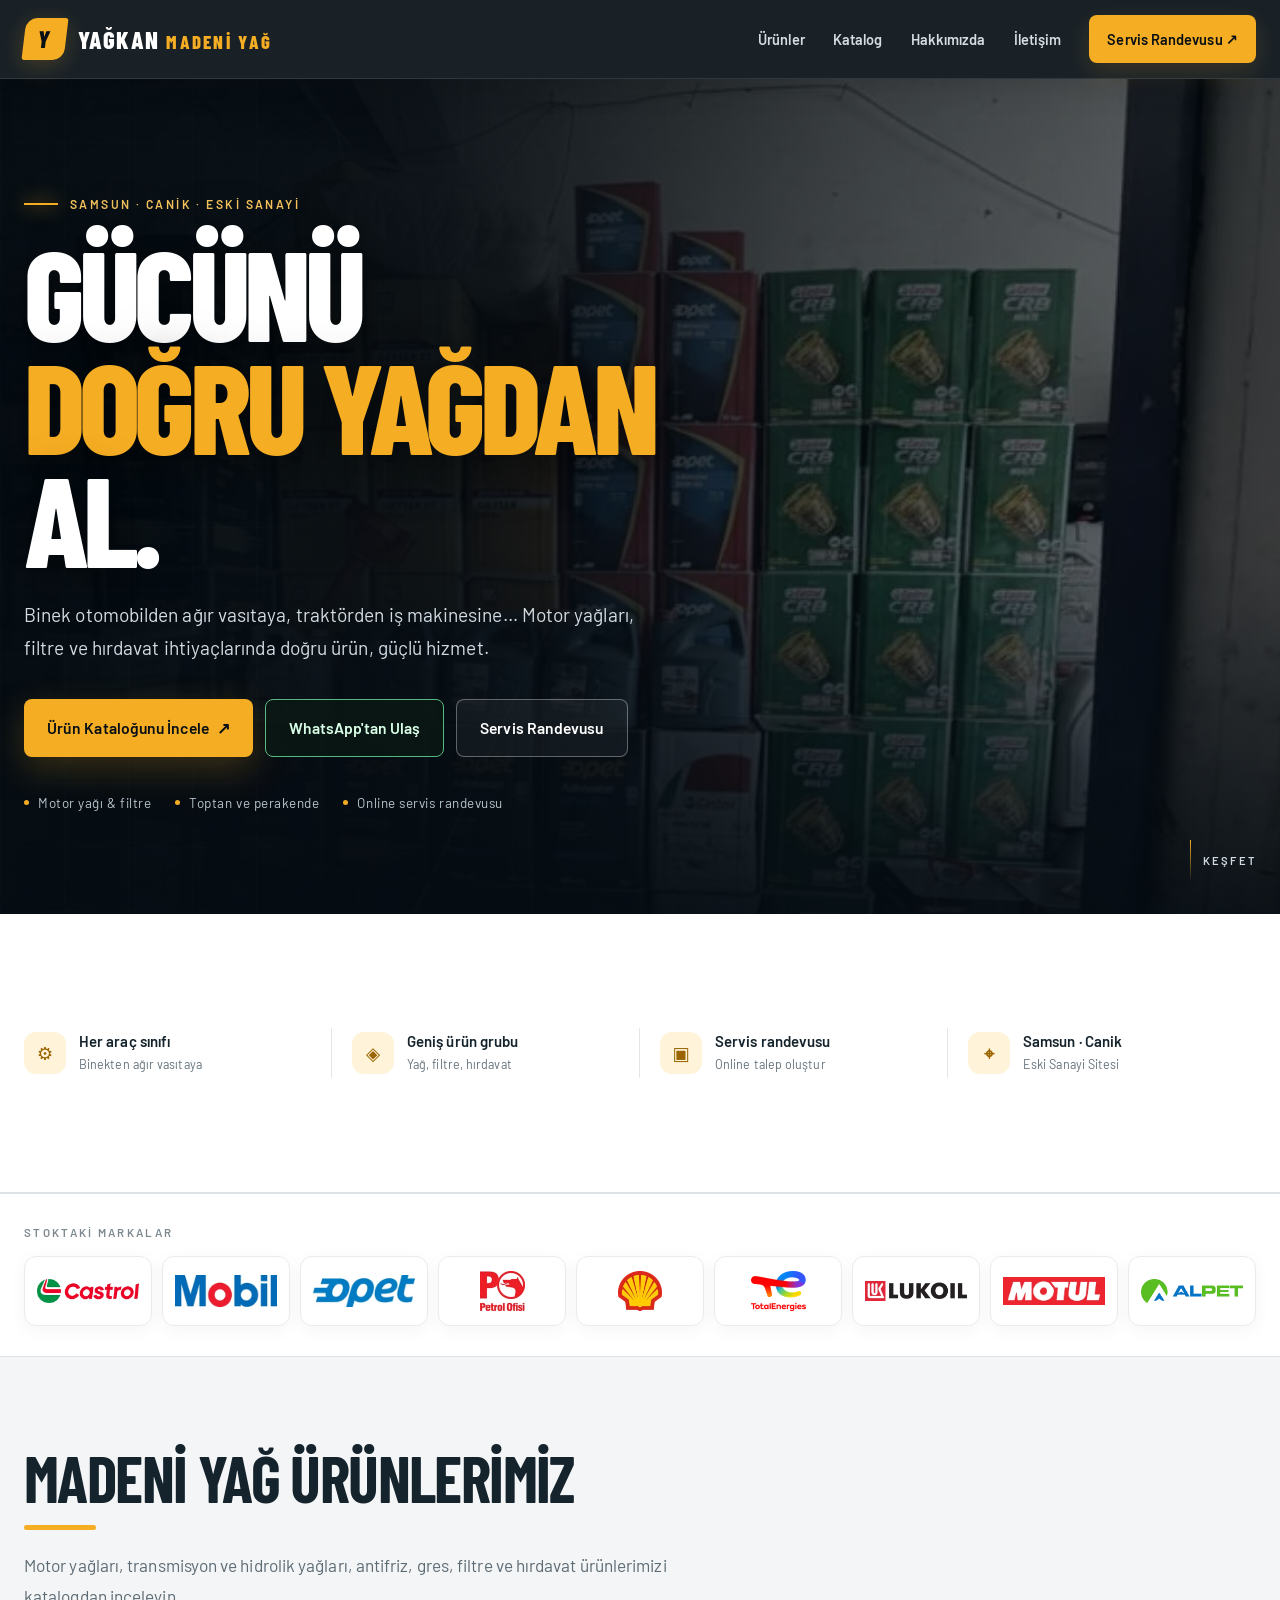
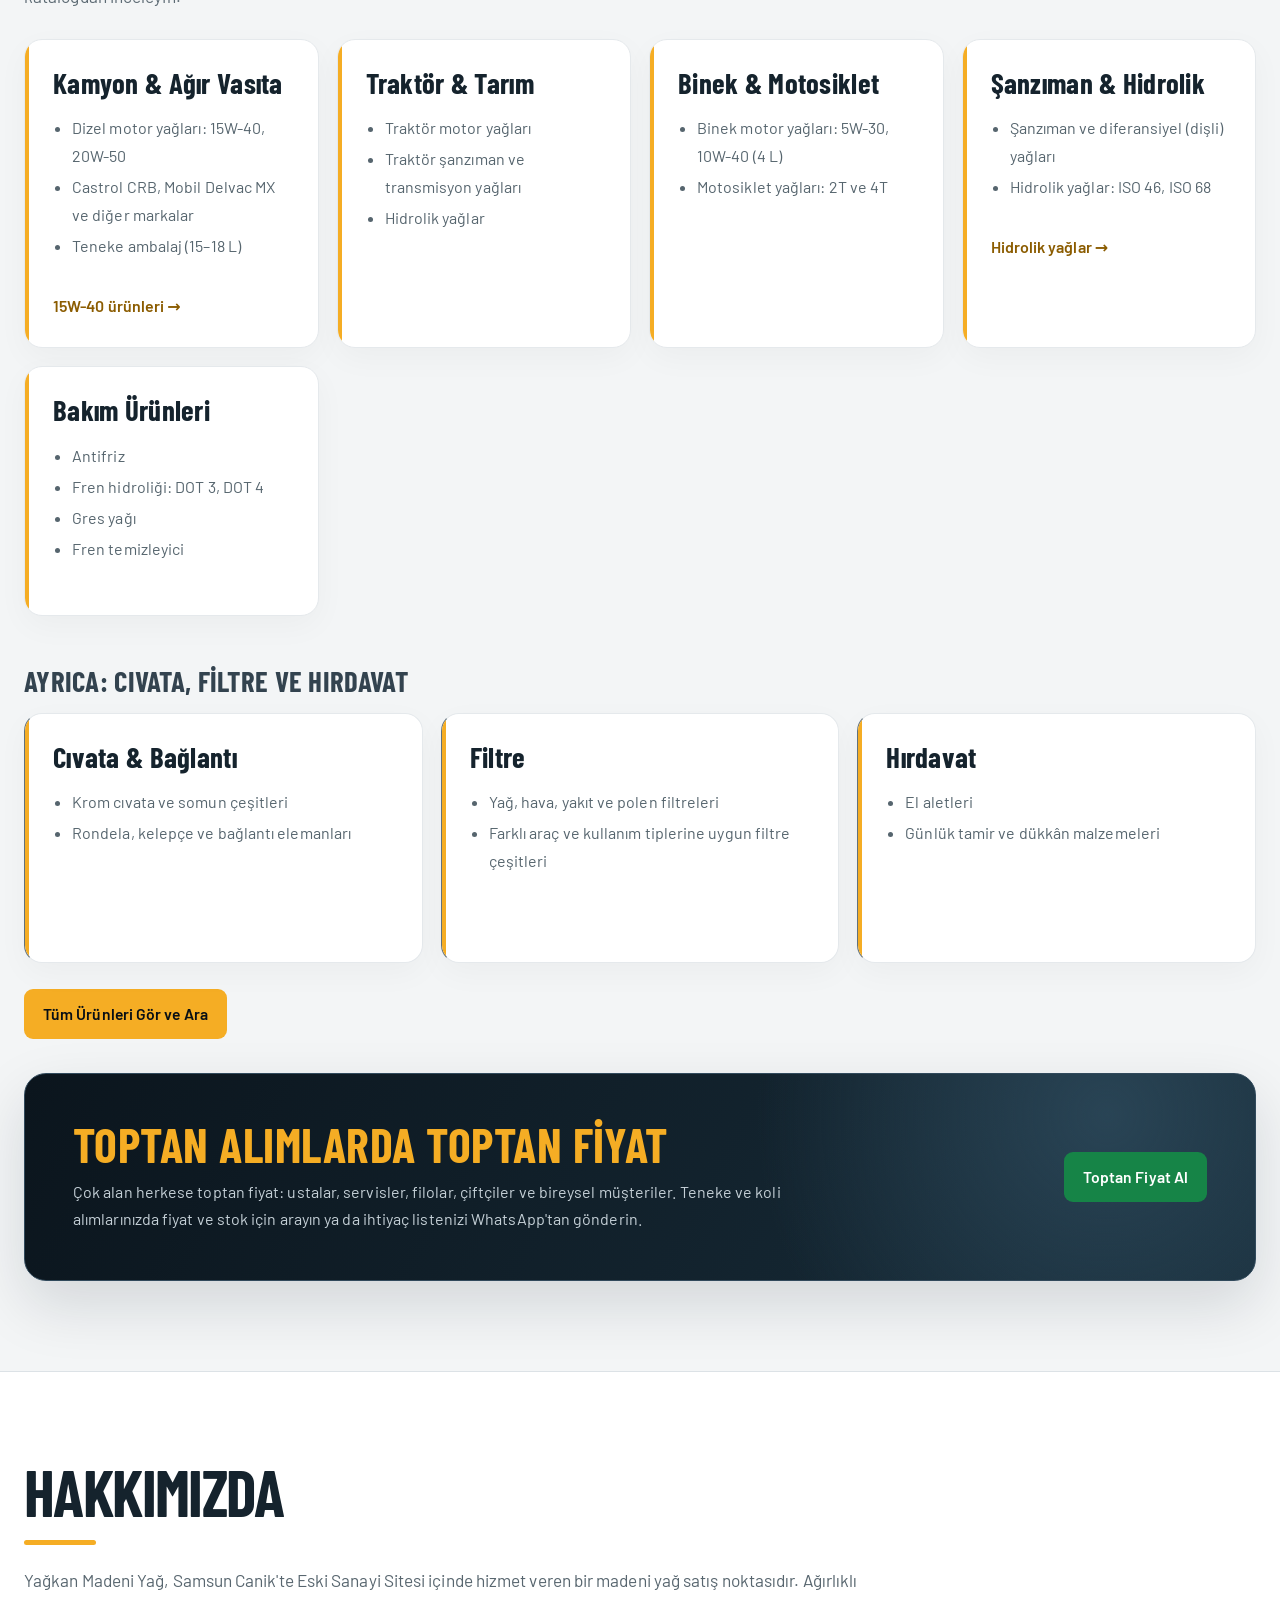
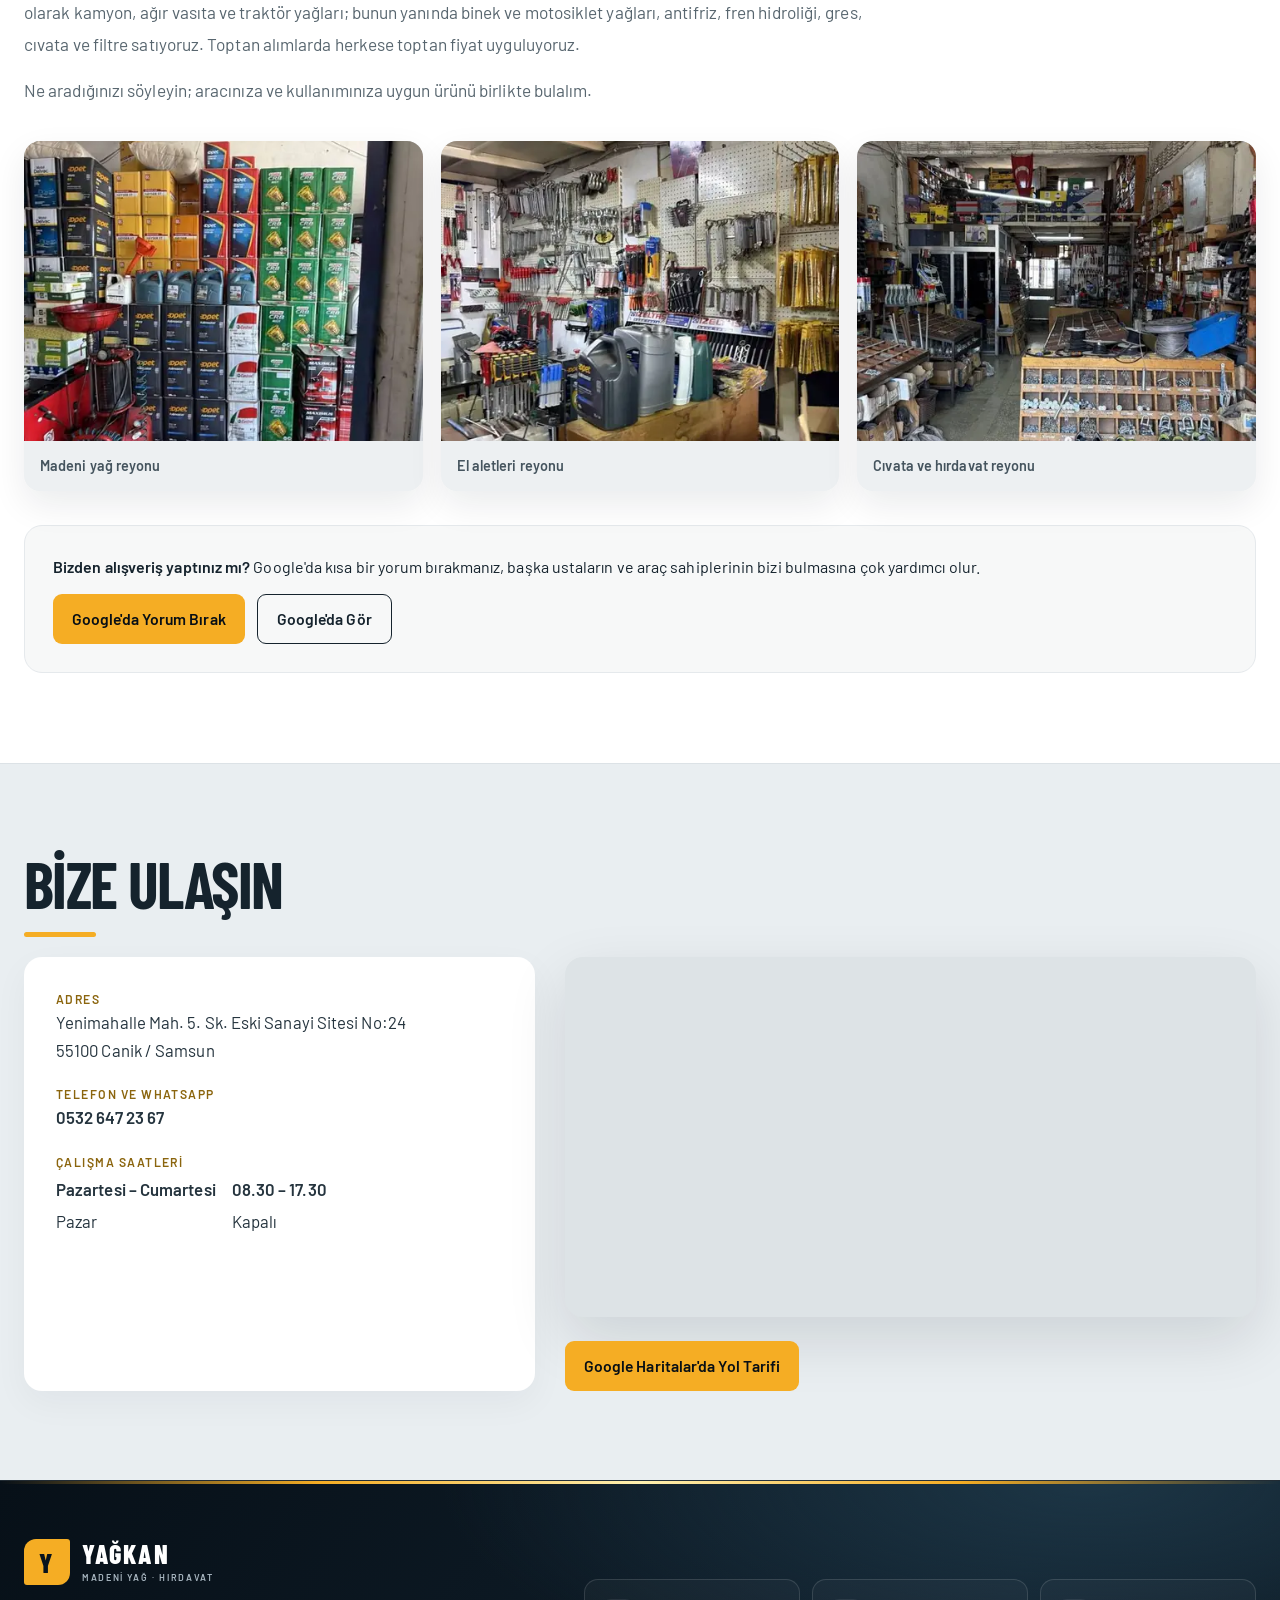
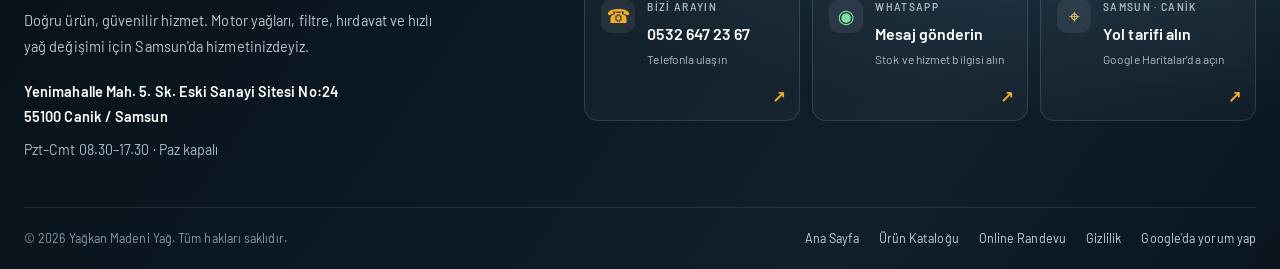
<file: index.html>
<!DOCTYPE html>
<html lang="tr">
<head>
<meta charset="utf-8">
<meta name="viewport" content="width=device-width, initial-scale=1">
<meta name="color-scheme" content="light only">
<title>Yağkan Madeni Yağ | Samsun Canik Eski Sanayi – Kamyon, Traktör, Binek Motor Yağı</title>
<meta name="description" content="Yağkan Madeni Yağ: Samsun Canik Eski Sanayi Sitesi'nde kamyon, traktör, binek ve motosiklet motor yağı, şanzıman ve hidrolik yağı, antifriz, gres; cıvata ve filtre. Tel: 0532 647 23 67">
<link rel="canonical" href="https://yagkan.com.tr/">
<meta name="theme-color" content="#14212b">
<link rel="icon" href="/favicon.ico" sizes="any">
<link rel="icon" type="image/png" sizes="32x32" href="/favicon-32.png">
<link rel="apple-touch-icon" href="/apple-touch-icon.png">
<link rel="manifest" href="/site.webmanifest">
<!-- Open Graph / WhatsApp / Facebook -->
<meta property="og:type" content="website">
<meta property="og:locale" content="tr_TR">
<meta property="og:site_name" content="Yağkan Madeni Yağ">
<meta property="og:title" content="Yağkan Madeni Yağ – Samsun Canik Eski Sanayi">
<meta property="og:description" content="Kamyon, traktör, binek ve motosiklet için motor yağı, şanzıman ve hidrolik yağı. Toptan alımlarda toptan fiyat. Stok ve fiyat için arayın veya WhatsApp'tan yazın: 0532 647 23 67">
<meta property="og:url" content="https://yagkan.com.tr/">
<meta property="og:image" content="https://yagkan.com.tr/img/og-yagkan.jpg">
<meta property="og:image:width" content="1200">
<meta property="og:image:height" content="630">
<meta property="og:image:alt" content="Yağkan Madeni Yağ dükkânında yağ reyonu">
<meta name="twitter:card" content="summary_large_image">
<meta name="twitter:title" content="Yağkan Madeni Yağ – Samsun Canik Eski Sanayi">
<meta name="twitter:description" content="Kamyon, traktör, binek ve motosiklet için motor yağı, şanzıman ve hidrolik yağı. Tel: 0532 647 23 67">
<meta name="twitter:image" content="https://yagkan.com.tr/img/og-yagkan.jpg">
<link rel="preload" href="/fonts/barlowcondensed-extrabold.woff2" as="font" type="font/woff2" crossorigin>
<link rel="preload" as="image" href="/img/hero-yag-reyonu-wide-697.webp" imagesrcset="/img/hero-yag-reyonu-wide-400.webp 400w, /img/hero-yag-reyonu-wide-697.webp 697w" imagesizes="100vw" media="(max-width:879px)" fetchpriority="high">
<link rel="stylesheet" href="/assets/site.css?v=20261113-oilnav1">
<link rel="stylesheet" href="/assets/premium.css?v=20261113-cinema1">
<link rel="stylesheet" href="/assets/footer-premium.css?v=20261113-footer1">
<link rel="stylesheet" href="/assets/nav-fix.css?v=20261113-fix1">
<!-- Cloudflare Web Analytics: Cloudflare panelinden token alıp aşağıdaki satırın yorumunu kaldırın
     (site Cloudflare proxy'si arkasındaysa panelden "otomatik kurulum" da seçilebilir; o zaman bu satıra gerek yok).
<script defer src="https://static.cloudflareinsights.com/beacon.min.js" data-cf-beacon='{"token": "BURAYA_CLOUDFLARE_TOKEN"}'></script>
-->

</head>
<body data-ld>
<a class="skip" href="#urunler">İçeriğe geç</a>

<nav class="site-nav" aria-label="Ana gezinme"><div class="nav-inner"><a class="site-brand" href="/" aria-label="Yağkan ana sayfa"><span class="brand-mark">Y</span><span>YAĞKAN <span> MADENİ YAĞ</span></span></a><button class="nav-toggle" type="button" aria-expanded="false" aria-controls="siteLinks">☰ <span>Menü</span></button><div class="site-links" id="siteLinks"><a href="/#urunler">Ürünler</a><a href="/urunler.html">Katalog</a><a href="/#hakkimizda">Hakkımızda</a><a href="/#iletisim">İletişim</a><a class="nav-cta" href="/randevu.html">Servis Randevusu ↗</a></div></div></nav>

<header class="cinema-hero">
  <div class="cinema-backdrop" aria-hidden="true">
    <img src="/img/hero-yag-reyonu-wide-697.webp" width="697" height="436" alt="" fetchpriority="high">
  </div>
  <div class="cinema-shade" aria-hidden="true"></div>
  <div class="wrap cinema-content">
    <div class="cinema-copy">
      <p class="cinema-overline"><span></span> SAMSUN · CANİK · ESKİ SANAYİ</p>
      <h1>GÜCÜNÜ<br><em>DOĞRU YAĞDAN</em><br>AL.</h1>
      <p class="cinema-lead">Binek otomobilden ağır vasıtaya, traktörden iş makinesine… Motor yağları, filtre ve hırdavat ihtiyaçlarında doğru ürün, güçlü hizmet.</p>
      <div class="cinema-actions">
        <a class="btn btn-call" href="/urunler.html">Ürün Kataloğunu İncele <span aria-hidden="true">↗</span></a>
        <a class="btn btn-wa" href="https://wa.me/905326472367?text=Merhaba%2C%20stok%20ve%20fiyat%20bilgisi%20almak%20istiyorum." target="_blank" rel="noopener">WhatsApp'tan Ulaş</a>
        <a class="btn btn-outline" href="/randevu.html">Servis Randevusu</a>
      </div>
      <div class="cinema-meta">
        <span>Motor yağı &amp; filtre</span>
        <span>Toptan ve perakende</span>
        <span>Online servis randevusu</span>
      </div>
    </div>
  </div>
  <a class="cinema-scroll" href="#markalar"><span>KEŞFET</span></a>
</header>
<section class="proof-strip" aria-label="Yağkan hizmet özeti">
  <div class="wrap">
    <div class="proof-item"><span class="proof-icon" aria-hidden="true">⚙</span><div><strong>Her araç sınıfı</strong><small>Binekten ağır vasıtaya</small></div></div>
    <div class="proof-item"><span class="proof-icon" aria-hidden="true">◈</span><div><strong>Geniş ürün grubu</strong><small>Yağ, filtre, hırdavat</small></div></div>
    <div class="proof-item"><span class="proof-icon" aria-hidden="true">▣</span><div><strong>Servis randevusu</strong><small>Online talep oluştur</small></div></div>
    <div class="proof-item"><span class="proof-icon" aria-hidden="true">⌖</span><div><strong>Samsun · Canik</strong><small>Eski Sanayi Sitesi</small></div></div>
  </div>
</section>

<main>


<section class="brands" aria-labelledby="markalar">
  <div class="wrap">
    <h2 id="markalar">Stoktaki markalar</h2>
    <!-- Logo dosyası olmayan markalar yazı olarak gösterilir. -->
    <ul class="brandlist">
      <li><img src="/img/logo-castrol.webp" width="170" height="40" alt="Castrol" loading="lazy"></li>
      <li><img src="/img/logo-mobil.webp" width="131" height="40" alt="Mobil" loading="lazy"></li>
      <li><img src="/img/logo-opet.webp" width="127" height="40" alt="Opet" loading="lazy"></li>
      <li><img src="/img/logo-petrol-ofisi.webp" width="45" height="40" alt="Petrol Ofisi" loading="lazy"></li>
      <li><img src="/img/logo-shell.webp" width="44" height="40" alt="Shell" loading="lazy"></li>
      <li><img src="/img/logo-total.webp" width="55" height="40" alt="TotalEnergies" loading="lazy"></li>
      <li><img src="/img/logo-lukoil.webp" width="196" height="40" alt="Lukoil" loading="lazy"></li>
      <li><img src="/img/logo-motul.webp" width="148" height="40" alt="Motul" loading="lazy"></li>
      <li><img src="/img/logo-alpet.webp" width="166" height="40" alt="Alpet" loading="lazy"></li>
    </ul>
  </div>
</section>

<section id="urunler">
  <div class="wrap">
    <h2>Madeni Yağ Ürünlerimiz</h2>
    <p class="lead">Motor yağları, transmisyon ve hidrolik yağları, antifriz, gres, filtre ve hırdavat ürünlerimizi katalogdan inceleyin.</p>
    <div class="cats">
      <div class="cat">
        <h3>Kamyon &amp; Ağır Vasıta</h3>
        <ul>
          <li>Dizel motor yağları: 15W-40, 20W-50</li>
          <li>Castrol CRB, Mobil Delvac MX ve diğer markalar</li>
          <li>Teneke ambalaj (15–18 L)</li>
        </ul>
        <a class="more" href="/urunler.html?q=15W-40">15W-40 ürünleri →</a>
      </div>
      <div class="cat">
        <h3>Traktör &amp; Tarım</h3>
        <ul>
          <li>Traktör motor yağları</li>
          <li>Traktör şanzıman ve transmisyon yağları</li>
          <li>Hidrolik yağlar</li>
        </ul>
      </div>
      <div class="cat">
        <h3>Binek &amp; Motosiklet</h3>
        <ul>
          <li>Binek motor yağları: 5W-30, 10W-40 (4 L)</li>
          <li>Motosiklet yağları: 2T ve 4T</li>
        </ul>
      </div>
      <div class="cat">
        <h3>Şanzıman &amp; Hidrolik</h3>
        <ul>
          <li>Şanzıman ve diferansiyel (dişli) yağları</li>
          <li>Hidrolik yağlar: ISO 46, ISO 68</li>
        </ul>
        <a class="more" href="/urunler.html?q=hidrolik">Hidrolik yağlar →</a>
      </div>
      <div class="cat">
        <h3>Bakım Ürünleri</h3>
        <ul>
          <li>Antifriz</li>
          <li>Fren hidroliği: DOT 3, DOT 4</li>
          <li>Gres yağı</li>
          <li>Fren temizleyici</li>
        </ul>
      </div>
    </div>

    <h3 class="subhead">Ayrıca: cıvata, filtre ve hırdavat</h3>
    <div class="cats">
      <div class="cat minor">
        <h3>Cıvata &amp; Bağlantı</h3>
        <ul>
          <li>Krom cıvata ve somun çeşitleri</li>
          <li>Rondela, kelepçe ve bağlantı elemanları</li>
        </ul>
      </div>
      <div class="cat minor">
        <h3>Filtre</h3>
        <ul>
          <li>Yağ, hava, yakıt ve polen filtreleri</li>
          <li>Farklı araç ve kullanım tiplerine uygun filtre çeşitleri</li>
        </ul>
      </div>
      <div class="cat minor">
        <h3>Hırdavat</h3>
        <ul>
          <li>El aletleri</li>
          <li>Günlük tamir ve dükkân malzemeleri</li>
        </ul>
      </div>
    </div>

    <p style="margin-top:26px"><a class="btn btn-call" href="/urunler.html">Tüm Ürünleri Gör ve Ara</a></p>

    <div class="trade">
      <div>
        <h3>Toptan alımlarda toptan fiyat</h3>
        <p>Çok alan herkese toptan fiyat: ustalar, servisler, filolar, çiftçiler ve bireysel müşteriler. Teneke ve koli alımlarınızda fiyat ve stok için arayın ya da ihtiyaç listenizi WhatsApp'tan gönderin.</p>
        <!-- DOLDURUN (doğruysa açın): ödeme seçenekleri, fatura, teslimat bilgisi. Örnek:
        <p>Kredi kartı geçerlidir · Faturalı satış · Samsun içi teslimat: [ŞARTLARI YAZIN]</p>
        -->
      </div>
      <a class="btn btn-wa" href="https://wa.me/905326472367?text=Merhaba%2C%20toptan%20al%C4%B1m%20i%C3%A7in%20fiyat%20almak%20istiyorum." target="_blank" rel="noopener">Toptan Fiyat Al</a>
    </div>
  </div>
</section>

<section class="trust" id="hakkimizda">
  <div class="wrap">
    <h2>Hakkımızda</h2>
    <div class="about">
      <p>Yağkan Madeni Yağ, Samsun Canik'te Eski Sanayi Sitesi içinde hizmet veren bir madeni yağ satış noktasıdır. Ağırlıklı olarak kamyon, ağır vasıta ve traktör yağları; bunun yanında binek ve motosiklet yağları, antifriz, fren hidroliği, gres, cıvata ve filtre satıyoruz. Toptan alımlarda herkese toptan fiyat uyguluyoruz.</p>
      <p>Ne aradığınızı söyleyin; aracınıza ve kullanımınıza uygun ürünü birlikte bulalım.</p>
      <!-- DOLDURUN (sadece doğru bilgilerle): kaç yıldır faaliyettesiniz, işletme sahibinin adı, bayi/yetkili satıcı olduğunuz markalar (belgeli ise). Örnek:
      <p>[YIL]'dan beri Eski Sanayi'deyiz. İşletme sahibi: [AD SOYAD].</p>
      -->
    </div>

    <div class="gallery">
      <figure>
        <img src="/img/hero-yag-reyonu-480.webp" srcset="/img/hero-yag-reyonu-480.webp 480w, /img/hero-yag-reyonu-697.webp 697w" sizes="(min-width:1080px) 340px, (min-width:760px) 33vw, 100vw" width="480" height="640" alt="Madeni yağ reyonu: teneke ve bidon motor yağları" loading="lazy" decoding="async">
        <figcaption>Madeni yağ reyonu</figcaption>
      </figure>
      <figure>
        <img src="/img/el-aletleri-reyonu-480.webp" srcset="/img/el-aletleri-reyonu-480.webp 480w, /img/el-aletleri-reyonu-697.webp 697w" sizes="(min-width:1080px) 340px, (min-width:760px) 33vw, 100vw" width="480" height="640" alt="El aletleri ve yağ bidonları reyonu" loading="lazy" decoding="async">
        <figcaption>El aletleri reyonu</figcaption>
      </figure>
      <figure>
        <img src="/img/civata-hirdavat-reyonu-480.webp" srcset="/img/civata-hirdavat-reyonu-480.webp 480w, /img/civata-hirdavat-reyonu-697.webp 697w" sizes="(min-width:1080px) 340px, (min-width:760px) 33vw, 100vw" width="480" height="640" alt="Cıvata ve hırdavat reyonu, dükkân içi" loading="lazy" decoding="async">
        <figcaption>Cıvata ve hırdavat reyonu</figcaption>
      </figure>
    </div>

    <div class="reviews">
      <p><strong>Bizden alışveriş yaptınız mı?</strong> Google'da kısa bir yorum bırakmanız, başka ustaların ve araç sahiplerinin bizi bulmasına çok yardımcı olur.</p>
      <div class="actions" style="margin-top:0">
        <a class="btn btn-call" href="https://g.page/r/CW2NRjnnthD6EAE/review" target="_blank" rel="noopener">Google'da Yorum Bırak</a>
        <a class="btn btn-dark" href="https://www.google.com/maps?cid=18019103213323980141" target="_blank" rel="noopener">Google'da Gör</a>
      </div>
    </div>
  </div>
</section>

<section id="iletisim">
  <div class="wrap">
    <h2>Bize Ulaşın</h2>
    <div class="contact">
      <dl class="info">
        <dt>Adres</dt>
        <dd>Yenimahalle Mah. 5. Sk. Eski Sanayi Sitesi No:24<br>55100 Canik / Samsun</dd>
        <dt>Telefon ve WhatsApp</dt>
        <dd><a href="tel:+905326472367">0532 647 23 67</a></dd>
        <dt>Çalışma saatleri</dt>
        <dd>
          <table class="hours"><tbody id="hoursTable"></tbody></table>
          <noscript>Güncel çalışma saatleri için arayın: 0532 647 23 67</noscript>
        </dd>
      </dl>
      <div>
        <div class="mapbox">
          <!-- Google Haritalar'daki işletme kaydının haritası (kayıt kimliği 0x4088775c52de7feb:0xfa10b6e739468d6d).
               İsterseniz Google Haritalar > işletmeniz > Paylaş > "Harita yerleştirin" bölümündeki iframe kodunu buraya yapıştırabilirsiniz. -->
          <iframe title="Yağkan Madeni Yağ konumu (Google Haritalar)" loading="lazy" referrerpolicy="no-referrer-when-downgrade" allowfullscreen
            src="https://www.google.com/maps/embed?pb=!1m18!1m12!1m3!1d1500!2d36.3509397!3d41.2749062!2m3!1f0!2f0!3f0!3m2!1i1024!2i768!4f13.1!3m3!1m2!1s0x4088775c52de7feb%3A0xfa10b6e739468d6d!2s%C3%96zen%20H%C4%B1rdavat%20Madeni%20Ya%C4%9F!5e0!3m2!1str!2str!4v1727900000000!5m2!1str!2str"></iframe>
        </div>
        <p class="actions"><a class="btn btn-call" href="https://www.google.com/maps?cid=18019103213323980141" target="_blank" rel="noopener">Google Haritalar'da Yol Tarifi</a></p>
      </div>
    </div>
  </div>
</section>
</main>

<footer class="site-footer">
  <div class="wrap footer-wrap">
    <div class="footer-main">
      <a class="footer-brand" href="/" aria-label="Yağkan ana sayfa"><span class="footer-brand-mark">Y</span><span>YAĞKAN<small>MADENİ YAĞ · HIRDAVAT</small></span></a>
      <p class="footer-about">Doğru ürün, güvenilir hizmet. Motor yağları, filtre, hırdavat ve hızlı yağ değişimi için Samsun'da hizmetinizdeyiz.</p>
      <p class="footer-address">Yenimahalle Mah. 5. Sk. Eski Sanayi Sitesi No:24<br>55100 Canik / Samsun</p>
      <p class="footer-hours"><span data-hours-short></span></p>
    </div>
    <div class="footer-actions" aria-label="Hızlı iletişim">
      <a class="footer-action footer-phone" href="tel:+905326472367"><span class="footer-action-icon" aria-hidden="true">☎</span><span><small>BİZİ ARAYIN</small><strong>0532 647 23 67</strong><em>Telefonla ulaşın</em></span><b aria-hidden="true">↗</b></a>
      <a class="footer-action footer-whatsapp" href="https://wa.me/905326472367?text=Merhaba%2C%20Ya%C4%9Fkan%20hakk%C4%B1nda%20bilgi%20almak%20istiyorum." target="_blank" rel="noopener"><span class="footer-action-icon" aria-hidden="true">◉</span><span><small>WHATSAPP</small><strong>Mesaj gönderin</strong><em>Stok ve hizmet bilgisi alın</em></span><b aria-hidden="true">↗</b></a>
      <a class="footer-action footer-directions" href="https://www.google.com/maps/dir/?api=1&amp;destination=Yenimahalle%20Mahallesi%205.%20Sokak%20Eski%20Sanayi%20Sitesi%20No%3A24%2C%20Canik%2C%20Samsun%2C%20T%C3%BCrkiye" target="_blank" rel="noopener"><span class="footer-action-icon" aria-hidden="true">⌖</span><span><small>SAMSUN · CANİK</small><strong>Yol tarifi alın</strong><em>Google Haritalar'da açın</em></span><b aria-hidden="true">↗</b></a>
    </div>
  </div>
  <div class="wrap footer-bottom">
    <span>© <span data-year>2026</span> Yağkan Madeni Yağ. Tüm hakları saklıdır.</span>
    <nav aria-label="Alt bağlantılar"><a href="/">Ana Sayfa</a><a href="/urunler.html">Ürün Kataloğu</a><a href="/randevu.html">Online Randevu</a><a href="/gizlilik.html">Gizlilik</a><a href="https://g.page/r/CW2NRjnnthD6EAE/review" target="_blank" rel="noopener">Google'da yorum yap</a></nav>
  </div>
</footer>
<nav class="sticky" aria-label="Hızlı iletişim">
  <a class="c" href="tel:+905326472367"><span aria-hidden="true">☎</span> Ara</a>
  <a class="w" href="https://wa.me/905326472367?text=Merhaba%2C%20Ya%C4%9Fkan%20hakk%C4%B1nda%20bilgi%20almak%20istiyorum." target="_blank" rel="noopener"><span aria-hidden="true">◉</span> WhatsApp</a>
  <a class="d" href="https://www.google.com/maps/dir/?api=1&amp;destination=Yenimahalle%20Mahallesi%205.%20Sokak%20Eski%20Sanayi%20Sitesi%20No%3A24%2C%20Canik%2C%20Samsun%2C%20T%C3%BCrkiye" target="_blank" rel="noopener"><span aria-hidden="true">⌖</span> Yol Tarifi</a>
</nav>

<script src="/assets/site.js?v=20261116-navsingle" defer></script>
  <script src="/assets/nav.js?v=20261116-navsingle" defer></script>
</body>
</html>
</file>
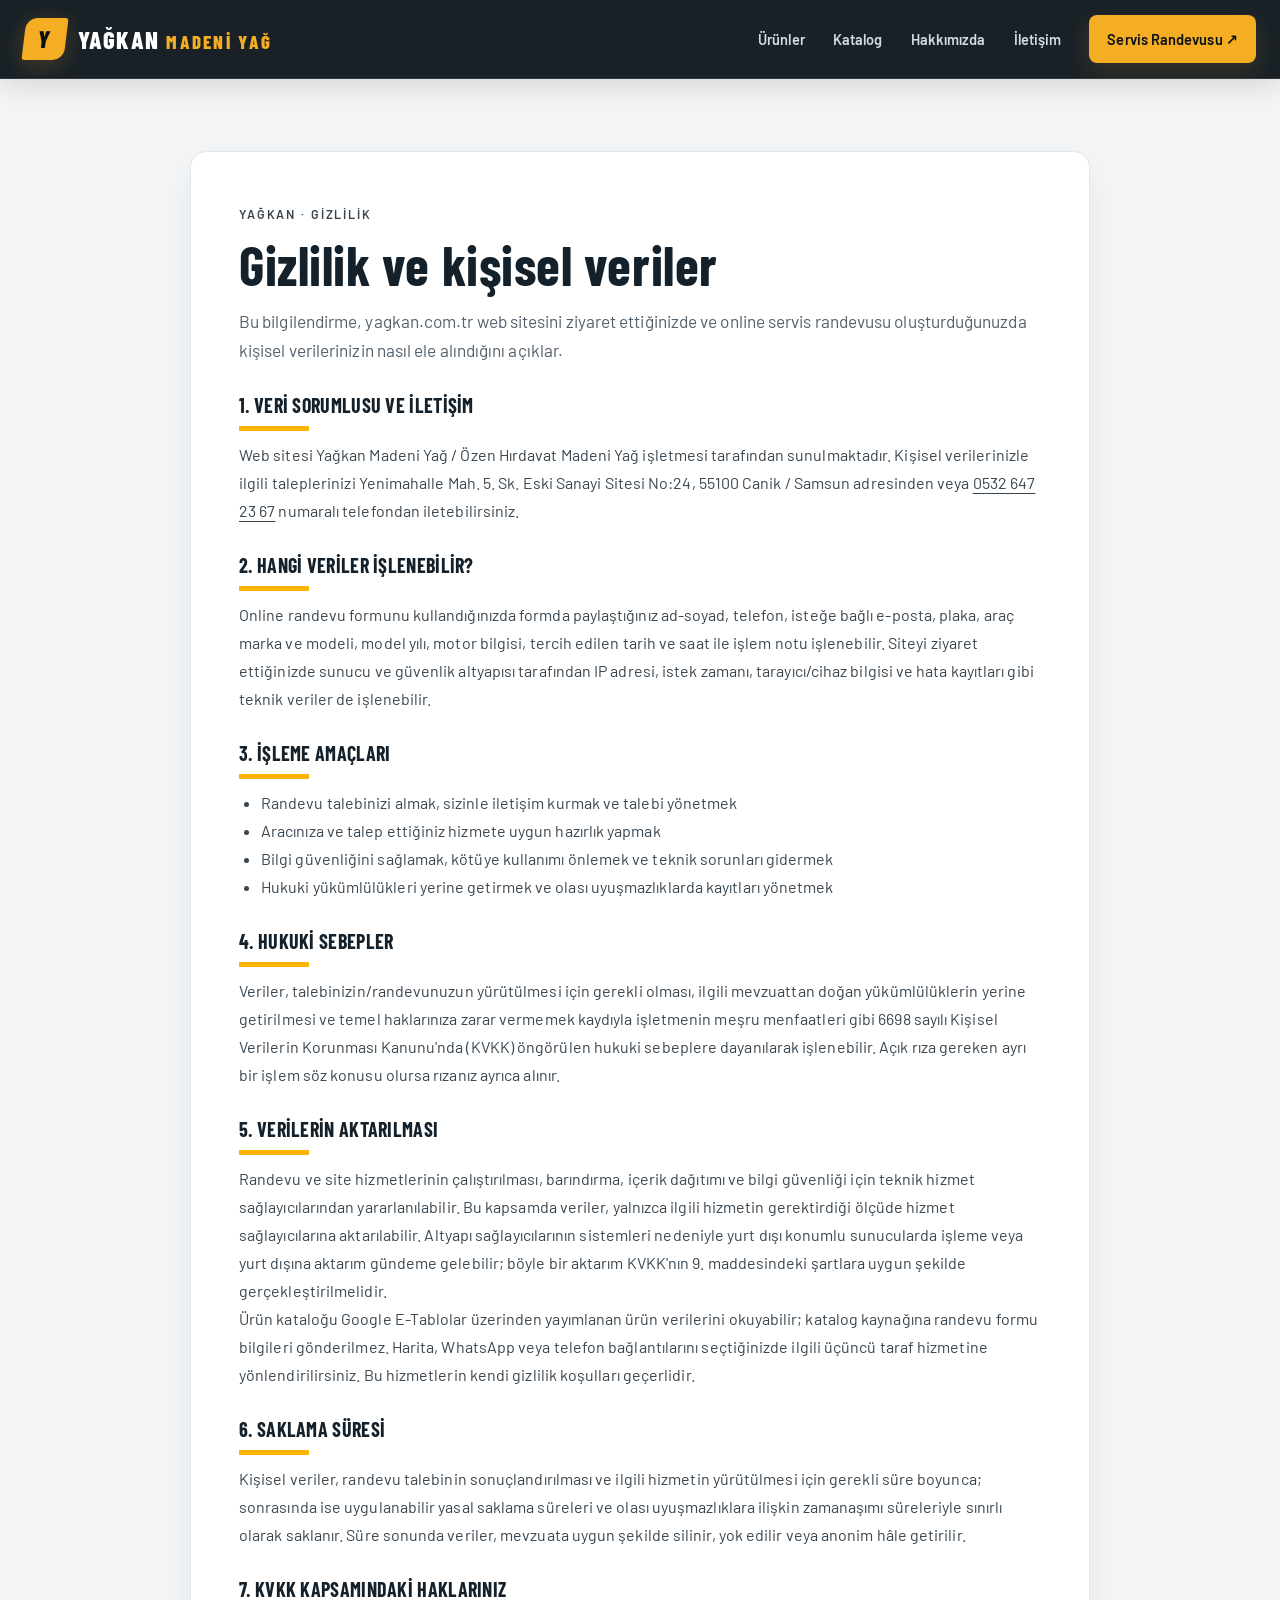
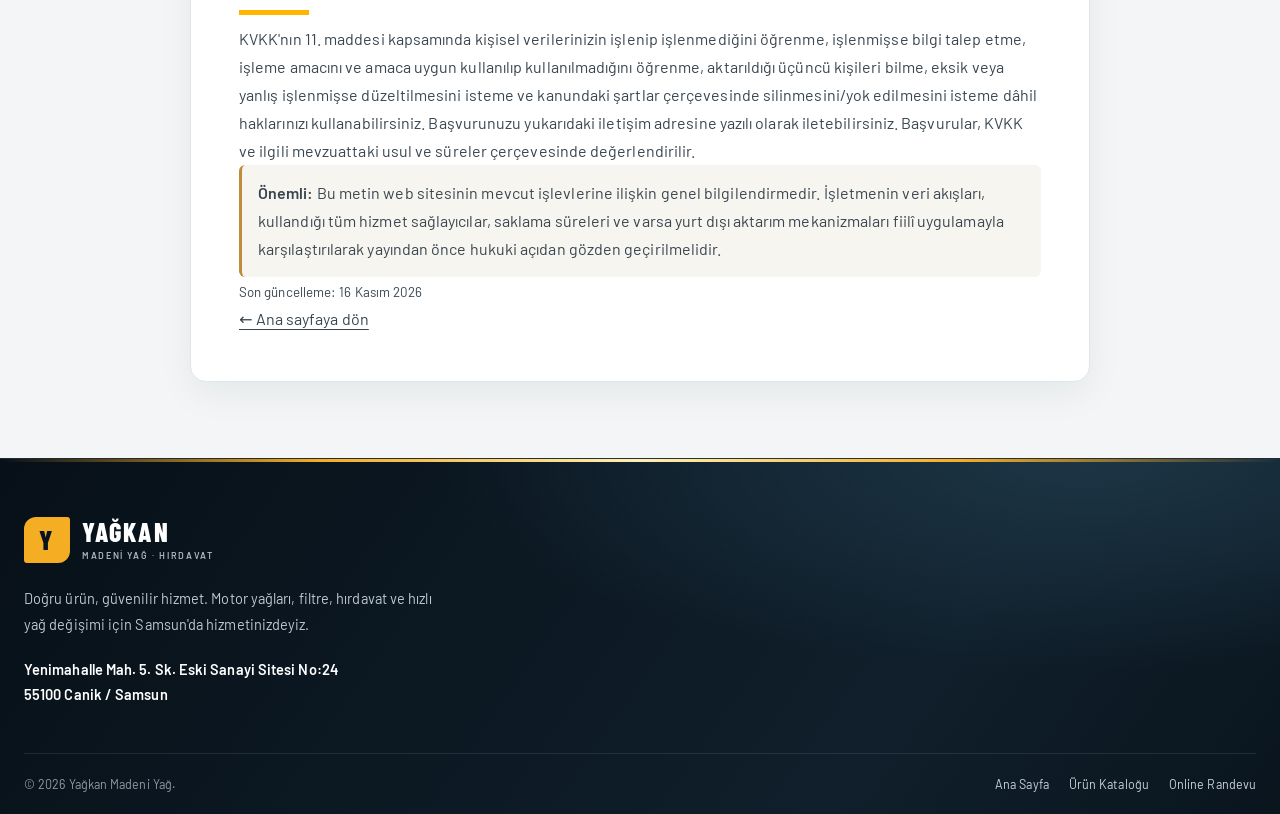
<file: gizlilik.html>
<!DOCTYPE html>
<html lang="tr">
<head>
<meta charset="utf-8">
<meta name="viewport" content="width=device-width, initial-scale=1">
<meta name="color-scheme" content="light only">
<title>Gizlilik ve Kişisel Verilerin Korunması | Yağkan Madeni Yağ</title>
<meta name="description" content="Yağkan Madeni Yağ web sitesi ve online servis randevusu kapsamında kişisel verilerin işlenmesine ilişkin bilgilendirme.">
<link rel="canonical" href="https://yagkan.com.tr/gizlilik.html">
<meta name="theme-color" content="#14212b">
<link rel="icon" href="/favicon.ico" sizes="any">
<link rel="stylesheet" href="/assets/site.css?v=20261113-oilnav1">
<link rel="stylesheet" href="/assets/premium.css?v=20261113-cinema1">
<link rel="stylesheet" href="/assets/footer-premium.css?v=20261113-footer1">
<link rel="stylesheet" href="/assets/nav-fix.css?v=20261113-fix1">
<style>
.privacy-page{padding:clamp(32px,6vw,72px) 0 76px}
.privacy-card{max-width:900px;margin:0 auto;background:#fff;border:1px solid #e1e6ea;border-radius:16px;padding:clamp(22px,5vw,48px);box-shadow:0 12px 36px rgba(20,33,43,.06)}
.privacy-card h1{font-size:clamp(2rem,5vw,3.4rem);line-height:1.08;margin:0 0 12px;color:#14212b}
.privacy-card .intro{font-size:1.08rem;color:#53616c;line-height:1.7}
.privacy-card h2{font-size:1.25rem;margin:30px 0 10px;color:#14212b}
.privacy-card p,.privacy-card li{line-height:1.75;color:#394650}
.privacy-card ul{padding-left:22px}
.privacy-note{padding:14px 16px;border-left:3px solid #c18b3a;background:#f7f5f0;border-radius:6px}
@media(max-width:600px){.privacy-card{border-radius:10px}}
</style>
</head>
<body>
<nav class="site-nav" aria-label="Ana gezinme"><div class="nav-inner"><a class="site-brand" href="/" aria-label="Yağkan ana sayfa"><span class="brand-mark">Y</span><span>YAĞKAN <span> MADENİ YAĞ</span></span></a><button class="nav-toggle" type="button" aria-expanded="false" aria-controls="siteLinks">☰ <span>Menü</span></button><div class="site-links" id="siteLinks"><a href="/#urunler">Ürünler</a><a href="/urunler.html">Katalog</a><a href="/#hakkimizda">Hakkımızda</a><a href="/#iletisim">İletişim</a><a class="nav-cta" href="/randevu.html">Servis Randevusu ↗</a></div></div></nav>
<main class="privacy-page">
<div class="wrap">
<article class="privacy-card">
<p class="kicker">YAĞKAN · GİZLİLİK</p>
<h1>Gizlilik ve kişisel veriler</h1>
<p class="intro">Bu bilgilendirme, yagkan.com.tr web sitesini ziyaret ettiğinizde ve online servis randevusu oluşturduğunuzda kişisel verilerinizin nasıl ele alındığını açıklar.</p>

<h2>1. Veri sorumlusu ve iletişim</h2>
<p>Web sitesi Yağkan Madeni Yağ / Özen Hırdavat Madeni Yağ işletmesi tarafından sunulmaktadır. Kişisel verilerinizle ilgili taleplerinizi Yenimahalle Mah. 5. Sk. Eski Sanayi Sitesi No:24, 55100 Canik / Samsun adresinden veya <a href="tel:+905326472367">0532 647 23 67</a> numaralı telefondan iletebilirsiniz.</p>

<h2>2. Hangi veriler işlenebilir?</h2>
<p>Online randevu formunu kullandığınızda formda paylaştığınız ad-soyad, telefon, isteğe bağlı e-posta, plaka, araç marka ve modeli, model yılı, motor bilgisi, tercih edilen tarih ve saat ile işlem notu işlenebilir. Siteyi ziyaret ettiğinizde sunucu ve güvenlik altyapısı tarafından IP adresi, istek zamanı, tarayıcı/cihaz bilgisi ve hata kayıtları gibi teknik veriler de işlenebilir.</p>

<h2>3. İşleme amaçları</h2>
<ul>
<li>Randevu talebinizi almak, sizinle iletişim kurmak ve talebi yönetmek</li>
<li>Aracınıza ve talep ettiğiniz hizmete uygun hazırlık yapmak</li>
<li>Bilgi güvenliğini sağlamak, kötüye kullanımı önlemek ve teknik sorunları gidermek</li>
<li>Hukuki yükümlülükleri yerine getirmek ve olası uyuşmazlıklarda kayıtları yönetmek</li>
</ul>

<h2>4. Hukuki sebepler</h2>
<p>Veriler, talebinizin/randevunuzun yürütülmesi için gerekli olması, ilgili mevzuattan doğan yükümlülüklerin yerine getirilmesi ve temel haklarınıza zarar vermemek kaydıyla işletmenin meşru menfaatleri gibi 6698 sayılı Kişisel Verilerin Korunması Kanunu'nda (KVKK) öngörülen hukuki sebeplere dayanılarak işlenebilir. Açık rıza gereken ayrı bir işlem söz konusu olursa rızanız ayrıca alınır.</p>

<h2>5. Verilerin aktarılması</h2>
<p>Randevu ve site hizmetlerinin çalıştırılması, barındırma, içerik dağıtımı ve bilgi güvenliği için teknik hizmet sağlayıcılarından yararlanılabilir. Bu kapsamda veriler, yalnızca ilgili hizmetin gerektirdiği ölçüde hizmet sağlayıcılarına aktarılabilir. Altyapı sağlayıcılarının sistemleri nedeniyle yurt dışı konumlu sunucularda işleme veya yurt dışına aktarım gündeme gelebilir; böyle bir aktarım KVKK'nın 9. maddesindeki şartlara uygun şekilde gerçekleştirilmelidir.</p>
<p>Ürün kataloğu Google E-Tablolar üzerinden yayımlanan ürün verilerini okuyabilir; katalog kaynağına randevu formu bilgileri gönderilmez. Harita, WhatsApp veya telefon bağlantılarını seçtiğinizde ilgili üçüncü taraf hizmetine yönlendirilirsiniz. Bu hizmetlerin kendi gizlilik koşulları geçerlidir.</p>

<h2>6. Saklama süresi</h2>
<p>Kişisel veriler, randevu talebinin sonuçlandırılması ve ilgili hizmetin yürütülmesi için gerekli süre boyunca; sonrasında ise uygulanabilir yasal saklama süreleri ve olası uyuşmazlıklara ilişkin zamanaşımı süreleriyle sınırlı olarak saklanır. Süre sonunda veriler, mevzuata uygun şekilde silinir, yok edilir veya anonim hâle getirilir.</p>

<h2>7. KVKK kapsamındaki haklarınız</h2>
<p>KVKK'nın 11. maddesi kapsamında kişisel verilerinizin işlenip işlenmediğini öğrenme, işlenmişse bilgi talep etme, işleme amacını ve amaca uygun kullanılıp kullanılmadığını öğrenme, aktarıldığı üçüncü kişileri bilme, eksik veya yanlış işlenmişse düzeltilmesini isteme ve kanundaki şartlar çerçevesinde silinmesini/yok edilmesini isteme dâhil haklarınızı kullanabilirsiniz. Başvurunuzu yukarıdaki iletişim adresine yazılı olarak iletebilirsiniz. Başvurular, KVKK ve ilgili mevzuattaki usul ve süreler çerçevesinde değerlendirilir.</p>

<p class="privacy-note"><strong>Önemli:</strong> Bu metin web sitesinin mevcut işlevlerine ilişkin genel bilgilendirmedir. İşletmenin veri akışları, kullandığı tüm hizmet sağlayıcılar, saklama süreleri ve varsa yurt dışı aktarım mekanizmaları fiilî uygulamayla karşılaştırılarak yayından önce hukuki açıdan gözden geçirilmelidir.</p>
<p><small>Son güncelleme: 16 Kasım 2026</small></p>
<p><a href="/">← Ana sayfaya dön</a></p>
</article>
</div>
</main>
<footer class="site-footer">
<div class="wrap footer-wrap"><div class="footer-main">
<a class="footer-brand" href="/" aria-label="Yağkan ana sayfa"><span class="footer-brand-mark">Y</span><span>YAĞKAN<small>MADENİ YAĞ · HIRDAVAT</small></span></a>
<p class="footer-about">Doğru ürün, güvenilir hizmet. Motor yağları, filtre, hırdavat ve hızlı yağ değişimi için Samsun'da hizmetinizdeyiz.</p>
<p class="footer-address">Yenimahalle Mah. 5. Sk. Eski Sanayi Sitesi No:24<br>55100 Canik / Samsun</p>
</div></div>
<div class="wrap footer-bottom"><span>© <span data-year>2026</span> Yağkan Madeni Yağ.</span><nav aria-label="Alt bağlantılar"><a href="/">Ana Sayfa</a><a href="/urunler.html">Ürün Kataloğu</a><a href="/randevu.html">Online Randevu</a></nav></div>
</footer>
<script src="/assets/site.js?v=20261116-navsingle" defer></script>
<script src="/assets/nav.js?v=20261116-navsingle" defer></script>
</body>
</html>
</file>
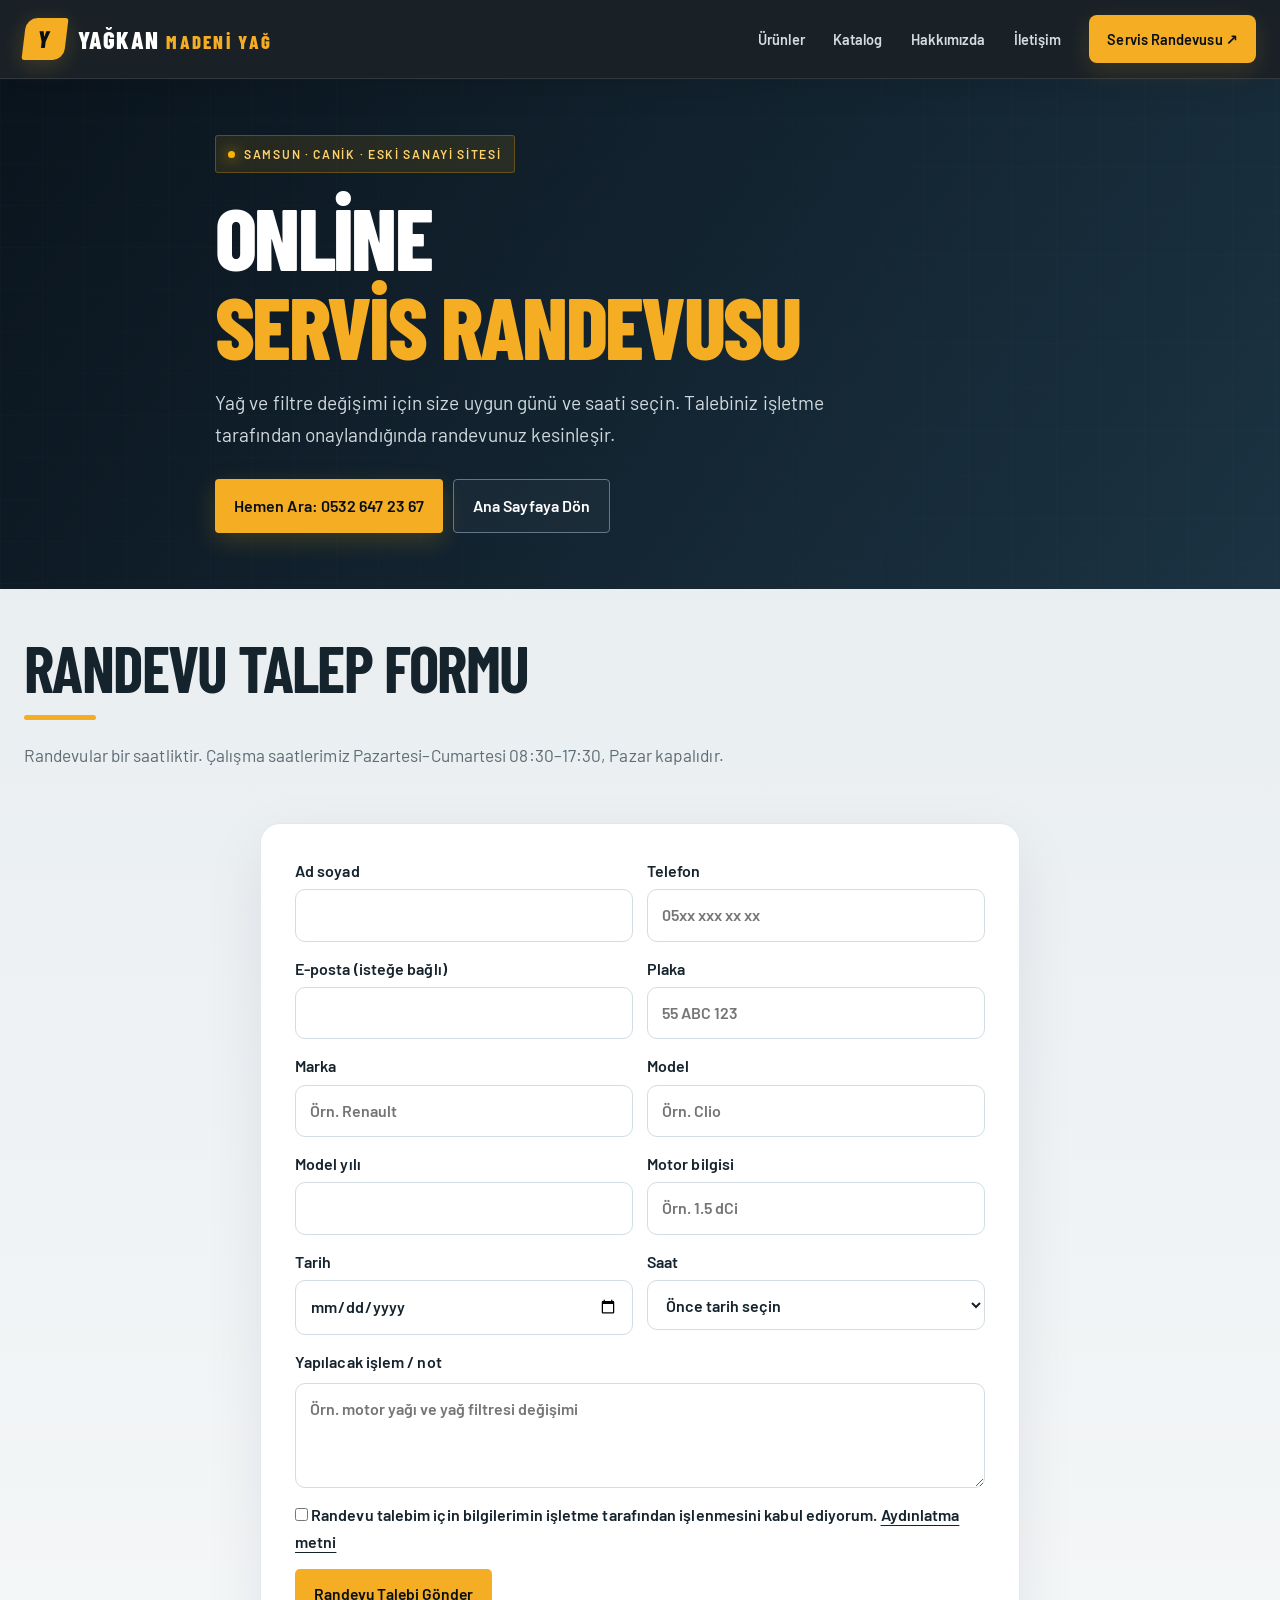
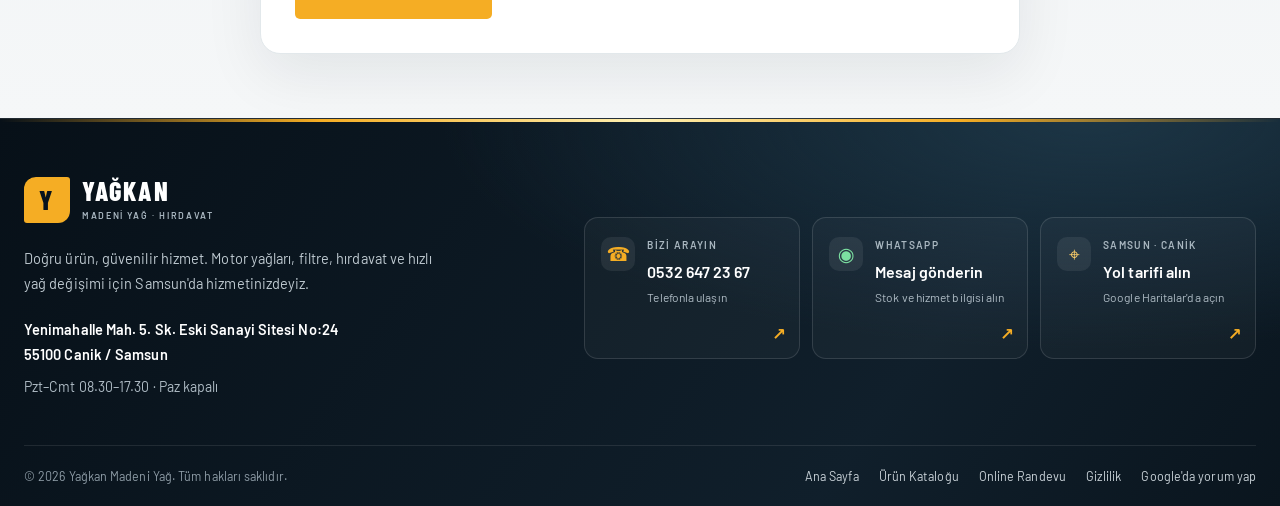
<file: randevu.html>
<!DOCTYPE html>
<html lang="tr">
<head>
<meta charset="utf-8">
<meta name="viewport" content="width=device-width, initial-scale=1">
<meta name="color-scheme" content="light only">
<title>Online Servis Randevusu | Yağkan Madeni Yağ – Samsun</title>
<meta name="description" content="Yağkan Madeni Yağ Samsun Canik Eski Sanayi'de yağ ve filtre değişimi için online servis randevusu oluşturun.">
<link rel="canonical" href="https://yagkan.com.tr/randevu.html">
<meta name="theme-color" content="#14212b">
<link rel="icon" href="/favicon.ico" sizes="any">
<link rel="icon" type="image/png" sizes="32x32" href="/favicon-32.png">
<link rel="apple-touch-icon" href="/apple-touch-icon.png">
<link rel="stylesheet" href="/assets/site.css?v=20261113-oilnav1">

<style>
.booking-page{padding:48px 0 64px}.booking-panel{max-width:760px;margin:0 auto;background:#fff;border:1px solid #e1e6ea;border-radius:14px;padding:clamp(18px,4vw,34px);box-shadow:0 8px 28px rgba(20,33,43,.07)}
.booking-panel .cats{display:grid;grid-template-columns:repeat(2,minmax(0,1fr));gap:14px}
.booking-panel label{display:block;font-weight:600}
.booking-panel input:not([type=checkbox]),.booking-panel select,.booking-panel textarea{display:block;width:100%;padding:12px;border:1px solid #cbd3da;border-radius:8px;font:inherit;margin-top:5px;background:white;color:#17212b}
.booking-panel textarea{margin:8px 0}
.booking-panel button{border:0;cursor:pointer}
#bookingMessage{font-weight:600}
.booking-top{display:flex;align-items:center;justify-content:space-between;gap:16px;flex-wrap:wrap;margin-bottom:24px}
@media(max-width:600px){.booking-panel .cats{grid-template-columns:1fr}.booking-page{padding:30px 0 48px}}
</style>
<link rel="stylesheet" href="/assets/premium.css?v=20261113-cinema1">
<link rel="stylesheet" href="/assets/footer-premium.css?v=20261113-footer1">
<link rel="stylesheet" href="/assets/nav-fix.css?v=20261113-fix1">
</head>
<body data-ld>
<nav class="site-nav" aria-label="Ana gezinme"><div class="nav-inner"><a class="site-brand" href="/" aria-label="Yağkan ana sayfa"><span class="brand-mark">Y</span><span>YAĞKAN <span> MADENİ YAĞ</span></span></a><button class="nav-toggle" type="button" aria-expanded="false" aria-controls="siteLinks">☰ <span>Menü</span></button><div class="site-links" id="siteLinks"><a href="/#urunler">Ürünler</a><a href="/urunler.html">Katalog</a><a href="/#hakkimizda">Hakkımızda</a><a href="/#iletisim">İletişim</a><a class="nav-cta" href="/randevu.html">Servis Randevusu ↗</a></div></div></nav>
<a class="skip" href="#bookingForm">Randevu formuna geç</a>
<header class="hero">
  <div class="wrap hero-grid">
    <div>
      <span class="kicker">Samsun · Canik · Eski Sanayi Sitesi</span>
      <h1>Online<span>Servis Randevusu</span></h1>
      <p class="sub">Yağ ve filtre değişimi için size uygun günü ve saati seçin. Talebiniz işletme tarafından onaylandığında randevunuz kesinleşir.</p>
      <div class="actions">
        <a class="btn btn-call" href="tel:+905326472367">Hemen Ara: 0532 647 23 67</a>
        <a class="btn btn-ghost" href="/">Ana Sayfaya Dön</a>
      </div>
    </div>
  </div>
</header>
<main>
<section class="booking-page">
  <div class="wrap">
    <div class="booking-top">
      <div>
        <h2>Randevu Talep Formu</h2>
        <p class="lead">Randevular bir saatliktir. Çalışma saatlerimiz Pazartesi–Cumartesi 08:30–17:30, Pazar kapalıdır.</p>
      </div>
    </div>
    <form id="bookingForm" class="booking-panel">
      <div class="cats">
        <label>Ad soyad<input name="name" required minlength="3" autocomplete="name"></label>
        <label>Telefon<input name="phone" required type="tel" autocomplete="tel" placeholder="05xx xxx xx xx"></label>
        <label>E-posta (isteğe bağlı)<input name="email" type="email" autocomplete="email"></label>
        <label>Plaka<input name="plate" required placeholder="55 ABC 123"></label>
        <label>Marka<input name="make" required placeholder="Örn. Renault"></label>
        <label>Model<input name="model" required placeholder="Örn. Clio"></label>
        <label>Model yılı<input name="year" type="number" min="1950" max="2035"></label>
        <label>Motor bilgisi<input name="engine" placeholder="Örn. 1.5 dCi"></label>
        <label>Tarih<input name="date" id="bookingDate" type="date" required></label>
        <label>Saat<select name="time" id="bookingTime" required><option value="">Önce tarih seçin</option></select></label>
      </div>
      <label style="display:block;margin-top:14px">Yapılacak işlem / not<textarea name="note" rows="3" maxlength="500" placeholder="Örn. motor yağı ve yağ filtresi değişimi"></textarea></label>
      <label style="display:block;margin:14px 0"><input type="checkbox" required> Randevu talebim için bilgilerimin işletme tarafından işlenmesini kabul ediyorum. <a href="/gizlilik.html">Aydınlatma metni</a></label>
      <button class="btn btn-call" type="submit">Randevu Talebi Gönder</button>
      <p id="bookingMessage" role="status" aria-live="polite"></p>
    </form>
  </div>
</section>
</main>
<footer class="site-footer">
  <div class="wrap footer-wrap">
    <div class="footer-main">
      <a class="footer-brand" href="/" aria-label="Yağkan ana sayfa"><span class="footer-brand-mark">Y</span><span>YAĞKAN<small>MADENİ YAĞ · HIRDAVAT</small></span></a>
      <p class="footer-about">Doğru ürün, güvenilir hizmet. Motor yağları, filtre, hırdavat ve hızlı yağ değişimi için Samsun'da hizmetinizdeyiz.</p>
      <p class="footer-address">Yenimahalle Mah. 5. Sk. Eski Sanayi Sitesi No:24<br>55100 Canik / Samsun</p>
      <p class="footer-hours"><span data-hours-short></span></p>
    </div>
    <div class="footer-actions" aria-label="Hızlı iletişim">
      <a class="footer-action footer-phone" href="tel:+905326472367"><span class="footer-action-icon" aria-hidden="true">☎</span><span><small>BİZİ ARAYIN</small><strong>0532 647 23 67</strong><em>Telefonla ulaşın</em></span><b aria-hidden="true">↗</b></a>
      <a class="footer-action footer-whatsapp" href="https://wa.me/905326472367?text=Merhaba%2C%20Ya%C4%9Fkan%20hakk%C4%B1nda%20bilgi%20almak%20istiyorum." target="_blank" rel="noopener"><span class="footer-action-icon" aria-hidden="true">◉</span><span><small>WHATSAPP</small><strong>Mesaj gönderin</strong><em>Stok ve hizmet bilgisi alın</em></span><b aria-hidden="true">↗</b></a>
      <a class="footer-action footer-directions" href="https://www.google.com/maps/dir/?api=1&amp;destination=Yenimahalle%20Mahallesi%205.%20Sokak%20Eski%20Sanayi%20Sitesi%20No%3A24%2C%20Canik%2C%20Samsun%2C%20T%C3%BCrkiye" target="_blank" rel="noopener"><span class="footer-action-icon" aria-hidden="true">⌖</span><span><small>SAMSUN · CANİK</small><strong>Yol tarifi alın</strong><em>Google Haritalar'da açın</em></span><b aria-hidden="true">↗</b></a>
    </div>
  </div>
  <div class="wrap footer-bottom">
    <span>© <span data-year>2026</span> Yağkan Madeni Yağ. Tüm hakları saklıdır.</span>
    <nav aria-label="Alt bağlantılar"><a href="/">Ana Sayfa</a><a href="/urunler.html">Ürün Kataloğu</a><a href="/randevu.html">Online Randevu</a><a href="/gizlilik.html">Gizlilik</a><a href="https://g.page/r/CW2NRjnnthD6EAE/review" target="_blank" rel="noopener">Google'da yorum yap</a></nav>
  </div>
</footer>
<nav class="sticky" aria-label="Hızlı iletişim">
  <a class="c" href="tel:+905326472367"><span aria-hidden="true">☎</span> Ara</a>
  <a class="w" href="https://wa.me/905326472367?text=Merhaba%2C%20Ya%C4%9Fkan%20hakk%C4%B1nda%20bilgi%20almak%20istiyorum." target="_blank" rel="noopener"><span aria-hidden="true">◉</span> WhatsApp</a>
  <a class="d" href="https://www.google.com/maps/dir/?api=1&amp;destination=Yenimahalle%20Mahallesi%205.%20Sokak%20Eski%20Sanayi%20Sitesi%20No%3A24%2C%20Canik%2C%20Samsun%2C%20T%C3%BCrkiye" target="_blank" rel="noopener"><span aria-hidden="true">⌖</span> Yol Tarifi</a>
</nav>
<script src="/assets/site.js?v=20261116-navsingle" defer></script>
  <script src="/assets/nav.js?v=20261116-navsingle" defer></script>
</body>
</html>
</file>
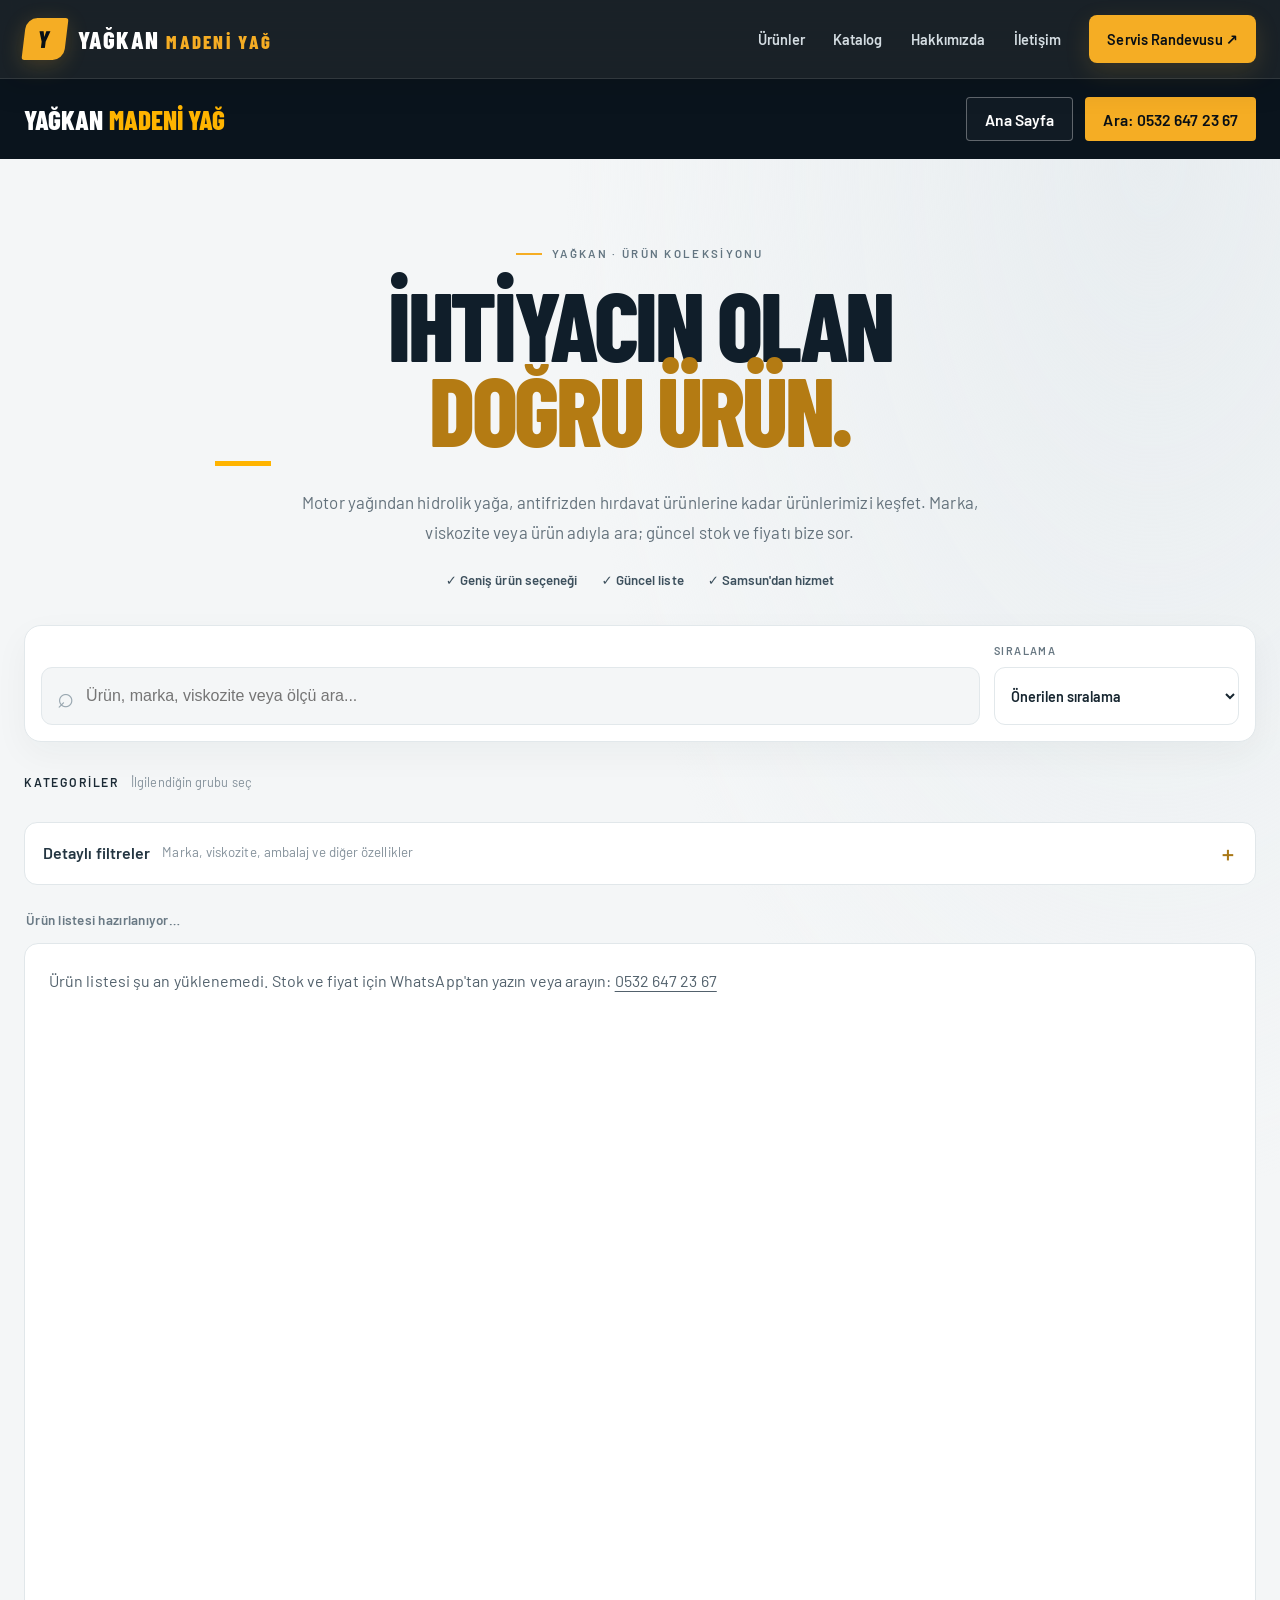
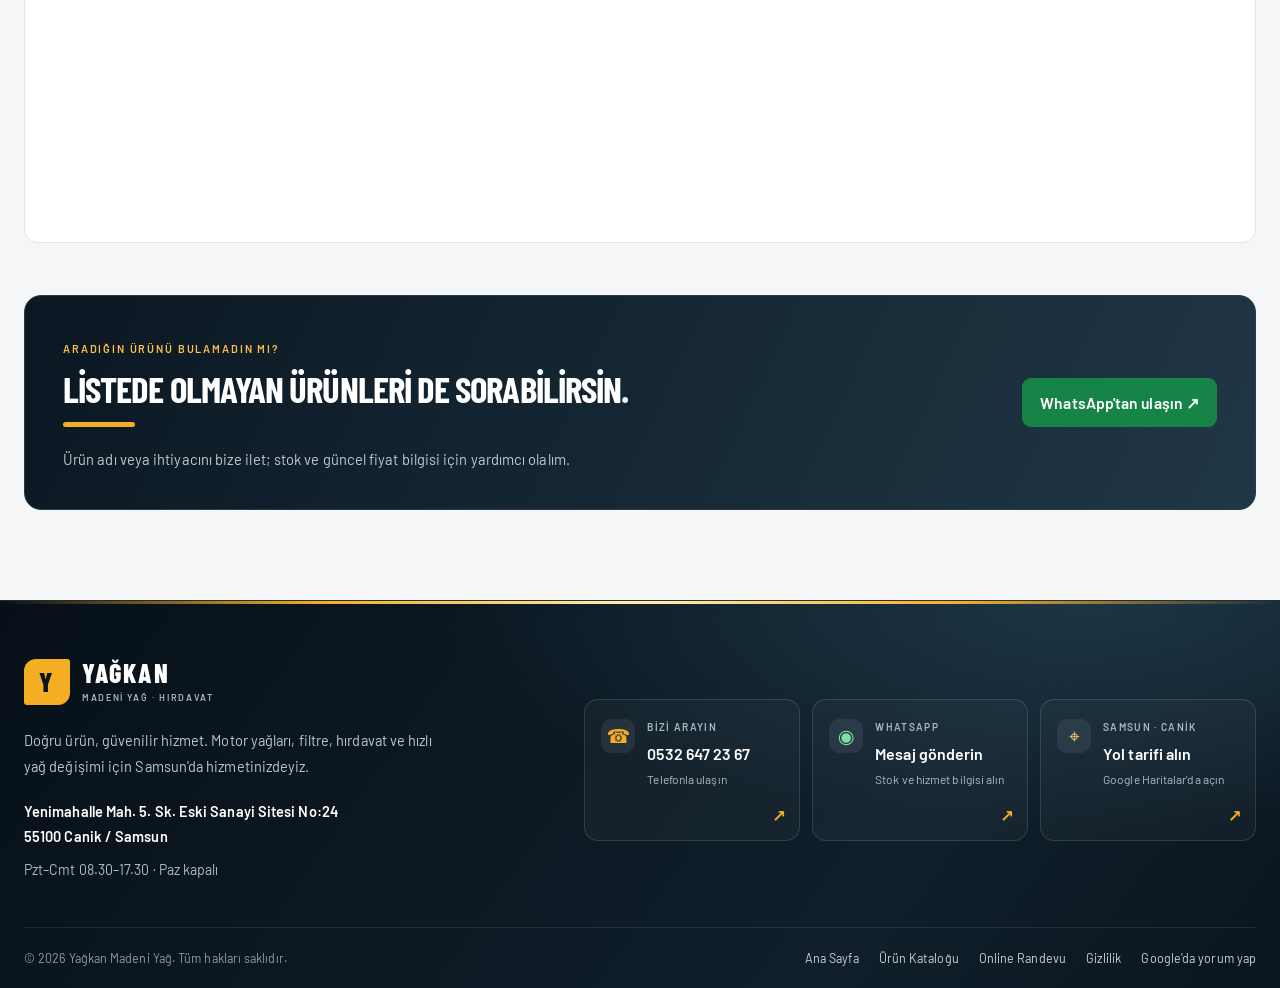
<file: urunler.html>
<!DOCTYPE html>
<html lang="tr">
<head>
<meta charset="utf-8">
<meta name="viewport" content="width=device-width, initial-scale=1">
<meta name="color-scheme" content="light only">
<title>Ürün Kataloğu – Motor Yağı, Hidrolik ve Şanzıman Yağı | Yağkan Madeni Yağ, Samsun</title>
<meta name="description" content="Yağkan Madeni Yağ ürün kataloğu: Castrol, Mobil, Opet, Petrol Ofisi ve diğer markalarda kamyon, traktör, binek motor yağı, hidrolik ve şanzıman yağı, antifriz, gres, cıvata. Canik / Samsun.">
<link rel="canonical" href="https://yagkan.com.tr/urunler.html">
<meta name="theme-color" content="#14212b">
<link rel="icon" href="/favicon.ico" sizes="any">
<link rel="icon" type="image/png" sizes="32x32" href="/favicon-32.png">
<link rel="apple-touch-icon" href="/apple-touch-icon.png">
<link rel="manifest" href="/site.webmanifest">
<meta property="og:type" content="website">
<meta property="og:locale" content="tr_TR">
<meta property="og:site_name" content="Yağkan Madeni Yağ">
<meta property="og:title" content="Ürün Kataloğu – Yağkan Madeni Yağ">
<meta property="og:description" content="Motor yağı, hidrolik ve şanzıman yağı, antifriz, gres, cıvata. Stok ve fiyat için WhatsApp: 0532 647 23 67">
<meta property="og:url" content="https://yagkan.com.tr/urunler.html">
<meta property="og:image" content="https://yagkan.com.tr/img/og-yagkan.jpg">
<meta property="og:image:width" content="1200">
<meta property="og:image:height" content="630">
<meta name="twitter:card" content="summary_large_image">
<meta name="twitter:image" content="https://yagkan.com.tr/img/og-yagkan.jpg">
<link rel="preconnect" href="https://docs.google.com" crossorigin>
<link rel="stylesheet" href="/assets/site.css?v=20261113-oilnav1">
<link rel="stylesheet" href="/assets/premium.css?v=20261113-cinema1">
<link rel="stylesheet" href="/assets/footer-premium.css?v=20261113-footer1">
<link rel="stylesheet" href="/assets/nav-fix.css?v=20261113-fix1">
<link rel="stylesheet" href="/assets/catalog-premium.css?v=20261113-catalog2">
<!-- Cloudflare Web Analytics (bkz. index.html ve README):
<script defer src="https://static.cloudflareinsights.com/beacon.min.js" data-cf-beacon='{"token": "BURAYA_CLOUDFLARE_TOKEN"}'></script>
-->
</head>
<body>
<nav class="site-nav" aria-label="Ana gezinme"><div class="nav-inner"><a class="site-brand" href="/" aria-label="Yağkan ana sayfa"><span class="brand-mark">Y</span><span>YAĞKAN <span> MADENİ YAĞ</span></span></a><button class="nav-toggle" type="button" aria-expanded="false" aria-controls="siteLinks">☰ <span>Menü</span></button><div class="site-links" id="siteLinks"><a href="/#urunler">Ürünler</a><a href="/urunler.html">Katalog</a><a href="/#hakkimizda">Hakkımızda</a><a href="/#iletisim">İletişim</a><a class="nav-cta" href="/randevu.html">Servis Randevusu ↗</a></div></div></nav>
<header class="top">
  <div class="wrap">
    <a class="home" href="/">Yağkan <span>Madeni Yağ</span></a>
    <div class="actions">
      <a class="btn btn-ghost" href="/">Ana Sayfa</a>
      <a class="btn btn-call" href="tel:+905326472367">Ara: 0532 647 23 67</a>
    </div>
  </div>
</header>
<main>
<section id="katalog" class="catalog-page">
  <div class="wrap">
    <div class="catalog-heading">
      <div class="catalog-eyebrow"><span></span> YAĞKAN · ÜRÜN KOLEKSİYONU</div>
      <h1>İHTİYACIN OLAN<br><em>DOĞRU ÜRÜN.</em></h1>
      <p class="lead">Motor yağından hidrolik yağa, antifrizden hırdavat ürünlerine kadar ürünlerimizi keşfet. Marka, viskozite veya ürün adıyla ara; güncel stok ve fiyatı bize sor.</p>
      <div class="catalog-trust"><span>✓ Geniş ürün seçeneği</span><span>✓ Güncel liste</span><span>✓ Samsun'dan hizmet</span></div>
    </div>
    <div class="catalog-toolbar">
      <div class="catalog-search"><span aria-hidden="true">⌕</span><input id="q" type="search" placeholder="Ürün, marka, viskozite veya ölçü ara..." aria-label="Ürün ara"><button id="clearSearch" type="button" aria-label="Aramayı temizle" hidden>✕</button></div>
      <label class="sort-label"><span>SIRALAMA</span><select id="sort" aria-label="Sıralama"><option value="default">Önerilen sıralama</option><option value="price-asc">Fiyat: düşükten yükseğe</option><option value="price-desc">Fiyat: yüksekten düşüğe</option><option value="name">İsim: A–Z</option></select></label>
    </div>
    <div class="catalog-section-label"><span>KATEGORİLER</span><small>İlgilendiğin grubu seç</small></div>
    <div class="tabs" id="tabs" aria-label="Ürün kategorileri"></div>
    <details class="filterbox" id="filterbox"><summary><span>Detaylı filtreler</span><small>Marka, viskozite, ambalaj ve diğer özellikler</small></summary><div class="filters" id="filters"></div></details>
    <div class="catalog-results"><div class="count" id="count" aria-live="polite">Ürün listesi hazırlanıyor…</div></div>
    <div class="grid" id="grid"><div class="msg skeleton">Ürünler yükleniyor...</div></div>
    <div class="catalog-help"><div><span class="catalog-help-kicker">ARADIĞIN ÜRÜNÜ BULAMADIN MI?</span><h2>Listede olmayan ürünleri de sorabilirsin.</h2><p>Ürün adı veya ihtiyacını bize ilet; stok ve güncel fiyat bilgisi için yardımcı olalım.</p></div><a class="btn btn-wa" href="https://wa.me/905326472367?text=Merhaba%2C%20katalogda%20bulamad%C4%B1%C4%9F%C4%B1m%20bir%20%C3%BCr%C3%BCn%20hakk%C4%B1nda%20bilgi%20almak%20istiyorum." target="_blank" rel="noopener">WhatsApp'tan ulaşın ↗</a></div>
  </div>
</section>
</main>
<footer class="site-footer">
  <div class="wrap footer-wrap">
    <div class="footer-main">
      <a class="footer-brand" href="/" aria-label="Yağkan ana sayfa"><span class="footer-brand-mark">Y</span><span>YAĞKAN<small>MADENİ YAĞ · HIRDAVAT</small></span></a>
      <p class="footer-about">Doğru ürün, güvenilir hizmet. Motor yağları, filtre, hırdavat ve hızlı yağ değişimi için Samsun'da hizmetinizdeyiz.</p>
      <p class="footer-address">Yenimahalle Mah. 5. Sk. Eski Sanayi Sitesi No:24<br>55100 Canik / Samsun</p>
      <p class="footer-hours"><span data-hours-short></span></p>
    </div>
    <div class="footer-actions" aria-label="Hızlı iletişim">
      <a class="footer-action footer-phone" href="tel:+905326472367"><span class="footer-action-icon" aria-hidden="true">☎</span><span><small>BİZİ ARAYIN</small><strong>0532 647 23 67</strong><em>Telefonla ulaşın</em></span><b aria-hidden="true">↗</b></a>
      <a class="footer-action footer-whatsapp" href="https://wa.me/905326472367?text=Merhaba%2C%20Ya%C4%9Fkan%20hakk%C4%B1nda%20bilgi%20almak%20istiyorum." target="_blank" rel="noopener"><span class="footer-action-icon" aria-hidden="true">◉</span><span><small>WHATSAPP</small><strong>Mesaj gönderin</strong><em>Stok ve hizmet bilgisi alın</em></span><b aria-hidden="true">↗</b></a>
      <a class="footer-action footer-directions" href="https://www.google.com/maps/dir/?api=1&amp;destination=Yenimahalle%20Mahallesi%205.%20Sokak%20Eski%20Sanayi%20Sitesi%20No%3A24%2C%20Canik%2C%20Samsun%2C%20T%C3%BCrkiye" target="_blank" rel="noopener"><span class="footer-action-icon" aria-hidden="true">⌖</span><span><small>SAMSUN · CANİK</small><strong>Yol tarifi alın</strong><em>Google Haritalar'da açın</em></span><b aria-hidden="true">↗</b></a>
    </div>
  </div>
  <div class="wrap footer-bottom">
    <span>© <span data-year>2026</span> Yağkan Madeni Yağ. Tüm hakları saklıdır.</span>
    <nav aria-label="Alt bağlantılar"><a href="/">Ana Sayfa</a><a href="/urunler.html">Ürün Kataloğu</a><a href="/randevu.html">Online Randevu</a><a href="/gizlilik.html">Gizlilik</a><a href="https://g.page/r/CW2NRjnnthD6EAE/review" target="_blank" rel="noopener">Google'da yorum yap</a></nav>
  </div>
</footer>
<nav class="sticky" aria-label="Hızlı iletişim">
  <a class="c" href="tel:+905326472367"><span aria-hidden="true">☎</span> Ara</a>
  <a class="w" href="https://wa.me/905326472367?text=Merhaba%2C%20Ya%C4%9Fkan%20hakk%C4%B1nda%20bilgi%20almak%20istiyorum." target="_blank" rel="noopener"><span aria-hidden="true">◉</span> WhatsApp</a>
  <a class="d" href="https://www.google.com/maps/dir/?api=1&amp;destination=Yenimahalle%20Mahallesi%205.%20Sokak%20Eski%20Sanayi%20Sitesi%20No%3A24%2C%20Canik%2C%20Samsun%2C%20T%C3%BCrkiye" target="_blank" rel="noopener"><span aria-hidden="true">⌖</span> Yol Tarifi</a>
</nav>
<script src="/assets/site.js?v=20261116-navsingle" defer></script>
  <script src="/assets/nav.js?v=20261116-navsingle" defer></script>
<script src="/assets/katalog.js?v=20261113-catalog2" defer></script>
</body>
</html>
</file>
<file: assets/site.css>
/* Yağkan Madeni Yağ — ortak stil dosyası */
@font-face{font-family:Barlow;font-weight:400;font-style:normal;font-display:swap;src:url(/fonts/barlow-regular.woff2) format("woff2")}
@font-face{font-family:Barlow;font-weight:600;font-style:normal;font-display:swap;src:url(/fonts/barlow-semibold.woff2) format("woff2")}
@font-face{font-family:"Barlow Condensed";font-weight:700;font-style:normal;font-display:swap;src:url(/fonts/barlowcondensed-bold.woff2) format("woff2")}
@font-face{font-family:"Barlow Condensed";font-weight:800;font-style:normal;font-display:swap;src:url(/fonts/barlowcondensed-extrabold.woff2) format("woff2")}
html{color-scheme:light only}
:root{--ink:#14212b;--steel:#4f5f6a;--line:#d5dbdf;--bg:#f2f4f5;--white:#fff;--amber:#f2a900;--amber-d:#c98900;--wa:#16843f}
*{box-sizing:border-box;margin:0}
html{scroll-behavior:smooth}
body{font-family:Barlow,system-ui,-apple-system,"Segoe UI",sans-serif;color:var(--ink);background:var(--bg);line-height:1.55;font-size:17px}
h1,h2,h3{font-family:"Barlow Condensed",Impact,"Arial Narrow",sans-serif;line-height:1.05;letter-spacing:.01em}
a{color:inherit}
img{max-width:100%;height:auto}
.wrap{max-width:1080px;margin:0 auto;padding:0 20px}
:focus-visible{outline:3px solid var(--amber);outline-offset:3px}
.skip{position:absolute;left:-999px;top:0;background:var(--amber);color:var(--ink);padding:10px 14px;z-index:20}
.skip:focus{left:10px}

/* hero */
.hero{background:var(--ink);color:#fff;padding:44px 0 40px;border-bottom:8px solid var(--amber)}
.hero-grid{display:grid;gap:22px;align-items:center}
@media(min-width:880px){.hero-grid{grid-template-columns:1.25fr .75fr}.hero{padding:56px 0}}
.kicker{display:inline-block;font-weight:600;color:var(--amber);letter-spacing:.06em;text-transform:uppercase;font-size:.9rem;margin-bottom:10px}
.hero h1{font-size:clamp(2.7rem,9vw,5rem);font-weight:800;text-transform:uppercase}
.hero h1 span{color:var(--amber);display:block}
.hero p.sub{margin-top:14px;max-width:36rem;color:#d3dce2;font-size:1.12rem}
.status{display:inline-flex;align-items:center;gap:8px;margin-top:20px;padding:6px 14px;border:1px solid #3a4b58;border-radius:99px;font-weight:600;font-size:.95rem;min-height:36px}
.dot{width:10px;height:10px;border-radius:50%;background:#888;flex:none}
.open .dot{background:#3ddc84}.closed .dot{background:#ff6b5e}
.actions{display:flex;flex-wrap:wrap;gap:12px;margin-top:24px}
.btn{display:inline-flex;align-items:center;justify-content:center;padding:14px 22px;border-radius:6px;font-weight:600;text-decoration:none;font-size:1.05rem;min-height:50px;border:0;cursor:pointer}
.btn-call{background:var(--amber);color:var(--ink)}
.btn-call:hover{background:#ffbe2e}
.btn-wa{background:var(--wa);color:#fff}
.btn-wa:hover{background:#11702f}
.btn-ghost{border:2px solid #6b7d8a;color:#fff}
.btn-ghost:hover{border-color:#fff}
.btn-dark{border:2px solid var(--ink);color:var(--ink);background:transparent}
.hero-photo{margin:0;border:4px solid #26394a;border-radius:6px;overflow:hidden;background:#26394a}
.hero-photo{order:-1}
.hero-photo img{display:block;width:100%;height:auto;aspect-ratio:2/1;object-fit:cover;object-position:50% 40%}
@media(max-width:879px){.hero{padding-top:20px}.hero-photo figcaption{display:none}}
@media(min-width:880px){.hero-photo{order:0}.hero-photo img{aspect-ratio:3/4;max-height:520px}}
.hero-photo figcaption{font-size:.85rem;color:#b8c5ce;padding:6px 10px}

section{padding:52px 0;color:var(--ink)}
h2{font-size:clamp(2rem,6vw,2.8rem);font-weight:700;text-transform:uppercase;margin-bottom:22px}
h2::after{content:"";display:block;width:56px;height:5px;background:var(--amber);margin-top:10px}
.lead{max-width:44rem;color:#33434f;margin-bottom:24px;font-size:1.08rem}

/* brands strip */
.brands{background:var(--white);border-bottom:1px solid var(--line);padding:22px 0}
.brands h2{font-size:1.2rem;color:var(--steel);margin-bottom:12px}
.brands h2::after{display:none}
.brandlist{display:flex;flex-wrap:wrap;gap:10px;list-style:none;padding:0}
.brandlist li{background:#fff;border:1px solid var(--line);padding:10px 18px;border-radius:4px;display:flex;align-items:center;justify-content:center;min-height:62px;min-width:110px;font-family:"Barlow Condensed",sans-serif;font-weight:700;font-size:1.35rem;color:#33434f}
.brandlist img{height:40px;width:auto;display:block}
@media(max-width:600px){.brandlist{display:grid;grid-template-columns:repeat(3,1fr);gap:8px}.brandlist li{min-width:0;min-height:58px;padding:8px}.brandlist img{width:auto;height:auto;max-width:100%;max-height:40px}}

/* products */
.cats{display:grid;gap:16px;grid-template-columns:repeat(auto-fit,minmax(260px,1fr))}
.cat{background:var(--white);border:1px solid var(--line);border-left:6px solid var(--amber);padding:22px;display:flex;flex-direction:column}
.cat.minor{border-left-color:var(--steel)}
.cat h3{font-size:1.7rem;font-weight:700;margin-bottom:8px}
.cat ul{padding-left:18px;color:#3d4d58}
.cat li{margin:3px 0}
.cat .more{margin-top:auto;padding-top:12px;font-weight:600;color:var(--ink)}
.subhead{font-size:1.5rem;margin:34px 0 14px;text-transform:uppercase;color:#33434f}
.trade{margin-top:28px;background:var(--ink);color:#fff;padding:26px;border-radius:6px;display:grid;gap:16px}
@media(min-width:800px){.trade{grid-template-columns:1fr auto;align-items:center}}
.trade h3{font-size:1.9rem;color:var(--amber);text-transform:uppercase}
.trade p{color:#d3dce2;margin-top:6px}

/* about / gallery */
.trust{background:var(--white);border-block:1px solid var(--line)}
.about{max-width:44rem;color:#33434f}
.about p+p{margin-top:12px}
.gallery{display:grid;gap:12px;grid-template-columns:repeat(auto-fit,minmax(220px,1fr));margin-top:26px}
.gallery figure{margin:0;background:#e3e8eb}
.gallery img{width:100%;height:auto;aspect-ratio:3/4;object-fit:cover;display:block}
.gallery figcaption{font-size:.9rem;color:var(--steel);padding:6px 2px}
.reviews{margin-top:30px;padding:22px;background:var(--bg);border:1px solid var(--line)}
.reviews p{margin-bottom:14px}

/* contact */
#iletisim{background:var(--bg)}
.contact{display:grid;gap:26px;grid-template-columns:1fr}
@media(min-width:800px){.contact{grid-template-columns:5fr 6fr}}
.info dt{font-weight:600;color:var(--steel);font-size:.9rem;margin-top:14px}
.info dd{font-size:1.15rem}
.info dd a{font-weight:600}
.hours{border-collapse:collapse;margin-top:2px}
.hours td{padding:2px 16px 2px 0;vertical-align:top}
.hours tr.today td{font-weight:600}
.mapbox{border:1px solid var(--line);background:#dde3e6;min-height:340px}
.mapbox iframe{width:100%;height:100%;min-height:360px;border:0;display:block}

footer{background:var(--ink);color:#b4c2cb;padding:28px 0;font-size:.95rem}
footer a{color:#fff}
footer p+p{margin-top:6px}

/* inner page header */
.top{background:var(--ink);color:#fff;border-bottom:8px solid var(--amber);padding:16px 0}
.top .wrap{display:flex;flex-wrap:wrap;gap:12px;align-items:center;justify-content:space-between}
.top a.home{font-family:"Barlow Condensed",sans-serif;font-weight:800;font-size:1.7rem;text-transform:uppercase;text-decoration:none;line-height:1.05}
.top a.home span{color:var(--amber)}
.top .btn{min-height:44px;padding:10px 18px}
.top .actions{margin:0}

/* katalog */
#katalog{background:var(--bg)}
#katalog h1{font-size:clamp(2.2rem,7vw,3rem);font-weight:700;text-transform:uppercase;margin-bottom:10px}
#katalog h1::after{content:"";display:block;width:56px;height:5px;background:var(--amber);margin-top:10px}
.tools{display:grid;gap:10px;margin-bottom:16px;grid-template-columns:1fr auto;align-items:end}
@media(max-width:640px){.tools{grid-template-columns:1fr}}
.tools input,.filters select,.sort-label select{width:100%;padding:12px 14px;font:inherit;border:1px solid #aab4bb;border-radius:6px;background:var(--white);color:var(--ink);min-height:48px}
.sort-label{font-size:.9rem;font-weight:600;color:var(--steel);display:grid;gap:4px;min-width:220px}
.tabs{display:flex;flex-wrap:wrap;gap:8px;margin-bottom:14px;min-height:44px}
.filterbox{margin-bottom:14px;background:var(--white);border:1px solid var(--line);border-radius:6px}
.filterbox summary{cursor:pointer;padding:12px 14px;font-weight:600;min-height:48px;list-style-position:inside}
.filterbox .filters{padding:0 14px 4px}
.count{min-height:1.6em}
#grid{min-height:100vh}
@media(max-width:700px){.tabs{flex-wrap:nowrap;overflow-x:auto;padding-bottom:4px;-webkit-overflow-scrolling:touch}.tabs button{flex:none}}
.tabs button{font:inherit;font-weight:600;padding:10px 16px;border:2px solid var(--ink);background:var(--white);color:var(--ink);border-radius:99px;cursor:pointer;min-height:44px}
.tabs button[aria-pressed="true"]{background:var(--ink);color:var(--amber)}
.filters{display:grid;gap:10px;grid-template-columns:repeat(auto-fit,minmax(150px,1fr));margin-bottom:12px}
.filters label{font-size:.85rem;font-weight:600;color:var(--steel);display:grid;gap:4px}
.count{color:var(--steel);margin-bottom:14px;font-size:.95rem}
.grid{display:grid;gap:14px;grid-template-columns:repeat(auto-fill,minmax(220px,1fr))}
.card{background:var(--white);border:1px solid var(--line);display:flex;flex-direction:column}
.card.is-out{opacity:.75}
.ph{aspect-ratio:1/1;background:var(--white);display:grid;place-items:center;overflow:hidden;border-bottom:1px solid var(--line)}
.ph img{width:100%;height:100%;object-fit:contain;background:var(--white)}
.ph-fallback{width:100%;height:100%;display:flex;flex-direction:column;align-items:center;justify-content:center;gap:10px;background:linear-gradient(160deg,#1c2e3b,#14212b);color:#fff;text-align:center;padding:14px}
.ph-fallback svg{width:64px;height:64px;color:var(--amber)}
.ph-fallback b{font-family:"Barlow Condensed",sans-serif;font-size:1.6rem;line-height:1.05;text-transform:uppercase}
.ph-fallback small{color:#b8c5ce;font-size:.85rem}
.card .bd{padding:14px;display:flex;flex-direction:column;gap:8px;flex:1}
.card h2{font-size:1.35rem;font-weight:700;text-transform:none;margin:0}
.card h2::after{display:none}
.brand{color:var(--steel);font-size:.95rem}
.tags{display:flex;flex-wrap:wrap;gap:6px}
.tags span{background:var(--bg);border:1px solid var(--line);padding:2px 9px;font-size:.85rem;border-radius:4px}
.price{font-weight:700;font-size:1.2rem}
.price small{font-weight:500;font-size:.8rem;color:var(--steel);margin-left:4px}
.price.ask{font-weight:600;font-size:1rem;color:#33434f}
.out{color:#b0000f;font-weight:600;font-size:.9rem}
.card .btn{margin-top:auto;min-height:44px;padding:10px 14px;font-size:1rem}
.msg{padding:24px;background:var(--white);border:1px dashed var(--steel)}
.skeleton{opacity:.7;animation:pulse 1.4s ease-in-out infinite}
@keyframes pulse{0%,100%{opacity:.6}50%{opacity:1}}

/* mobil sabit arama çubuğu */
.sticky{display:none}
@media(max-width:700px){
  .sticky{display:grid;grid-template-columns:1fr 1fr;position:fixed;left:0;right:0;bottom:0;z-index:10;padding-bottom:env(safe-area-inset-bottom,0)}
  .sticky a{padding:15px;text-align:center;font-weight:600;text-decoration:none;color:#fff}
  .sticky .c{background:var(--ink);color:var(--amber)}
  .sticky .w{background:var(--wa)}
  body{padding-bottom:56px}
}


/* === YAĞKAN / INDUSTRIAL PREMIUM UI 2026 === */
:root{--ink:#0b1722;--steel:#526575;--line:#d8e0e6;--bg:#f3f6f8;--amber:#ffb000;--amber-d:#dc8e00;--wa:#168447;--blue:#75c7e8}
body{background:#f3f6f8;color:#101e2a;font-size:17px}
.site-nav{position:relative;z-index:5;background:#08131d;color:#fff;border-bottom:1px solid rgba(255,255,255,.12)}
.site-nav>.wrap{min-height:78px;display:flex;align-items:center;justify-content:space-between;gap:22px}
.brandmark{display:flex;align-items:center;gap:11px;text-decoration:none;color:#fff;font-family:"Barlow Condensed",sans-serif;font-size:1.7rem;font-weight:800;letter-spacing:.06em;line-height:.9}
.brandmark-icon{display:grid;place-items:center;width:42px;height:42px;background:var(--amber);color:#0b1722;border-radius:9px;font-size:1.8rem;transform:skew(-7deg)}
.brandmark small{display:block;color:#9fb0bd;font:600 .62rem Barlow,sans-serif;letter-spacing:.16em;margin-top:6px}
.site-nav nav{display:flex;align-items:center;gap:26px}
.site-nav nav a{font-weight:600;color:#d7e0e7;text-decoration:none;font-size:.96rem;transition:color .2s}
.site-nav nav a:hover{color:var(--amber)}
.site-nav nav .nav-cta{background:var(--amber);color:#0b1722;padding:12px 17px;border-radius:5px;font-weight:700}
.site-nav nav .nav-cta b{margin-left:8px;font-size:1.1rem}
.hero{position:relative;overflow:hidden;background:radial-gradient(ellipse at 75% 25%,#233d50 0,#101f2b 38%,#08131d 78%);padding:70px 0 68px;border-bottom:0}
.hero:after{content:"";position:absolute;inset:0;pointer-events:none;opacity:.12;background-image:linear-gradient(rgba(255,255,255,.1) 1px,transparent 1px),linear-gradient(90deg,rgba(255,255,255,.1) 1px,transparent 1px);background-size:44px 44px;mask-image:linear-gradient(90deg,transparent,#000)}
.hero-grid{position:relative;z-index:1;grid-template-columns:1.1fr .9fr;gap:clamp(28px,5vw,70px)}
.hero .kicker{display:inline-flex;align-items:center;gap:9px;color:#ffd16b;background:rgba(255,176,0,.1);border:1px solid rgba(255,176,0,.28);border-radius:3px;padding:8px 12px;font-size:.76rem;letter-spacing:.14em}
.hero .kicker:before{content:"";width:7px;height:7px;border-radius:50%;background:var(--amber);box-shadow:0 0 14px var(--amber)}
.hero h1{font-size:clamp(3.8rem,8vw,6.6rem);letter-spacing:-.035em;line-height:.88;margin:14px 0 22px}
.hero h1 span{color:var(--amber);margin-top:10px}
.hero p.sub{font-size:clamp(1.08rem,1.7vw,1.25rem);line-height:1.65;color:#c4d0d9;max-width:540px}
.hero .status{border-radius:4px;background:rgba(255,255,255,.06);border-color:rgba(255,255,255,.18);color:#e4edf2}
.hero .actions{gap:10px;margin-top:28px}
.hero .btn{border-radius:4px;padding:15px 19px;min-height:54px;font-size:1rem}
.hero .btn-call{box-shadow:0 8px 24px rgba(255,176,0,.18)}
.hero .btn-ghost{border-color:#627888}
.hero-photo{position:relative;border:1px solid rgba(255,255,255,.22);border-radius:8px;padding:8px;background:rgba(255,255,255,.06);box-shadow:0 30px 80px rgba(0,0,0,.35)}
.hero-photo img{border-radius:4px;aspect-ratio:4/5;object-position:center;max-height:570px}
.hero-photo figcaption{padding:11px 7px 4px;color:#c3d0d9;letter-spacing:.04em}
.proof-strip{background:#fff;border-bottom:1px solid #dfe5e9;box-shadow:0 8px 28px rgba(10,25,38,.04)}
.proof-strip .wrap{display:grid;grid-template-columns:repeat(4,1fr);padding-top:22px;padding-bottom:22px}
.proof-strip .wrap>div{display:flex;align-items:center;gap:13px;padding:4px 20px;border-right:1px solid #e1e7eb}
.proof-strip .wrap>div:first-child{padding-left:0}
.proof-strip .wrap>div:last-child{border:0}
.proof-strip b{font:800 1.6rem "Barlow Condensed",sans-serif;color:#d58e00}
.proof-strip span{font-weight:700;line-height:1.2}
.proof-strip small{display:block;font-size:.8rem;color:#71808c;font-weight:400;margin-top:4px}
section{padding:68px 0}
h2{letter-spacing:.015em;font-size:clamp(2.2rem,5vw,3.1rem)}
h2::after{width:70px;height:5px}
.brands{padding:28px 0}
.brands h2{font-size:1.12rem;letter-spacing:.12em;text-transform:uppercase}
.brandlist{gap:12px}
.brandlist li{border-radius:6px;box-shadow:0 3px 12px rgba(10,25,38,.035);transition:transform .2s,border-color .2s}
.brandlist li:hover{transform:translateY(-3px);border-color:#b8c5ce}
.cat{border:1px solid #e0e6eb;border-left:4px solid var(--amber);border-radius:8px;padding:25px;box-shadow:0 8px 24px rgba(13,31,45,.045);transition:transform .2s,box-shadow .2s}
.cat:hover{transform:translateY(-4px);box-shadow:0 16px 34px rgba(13,31,45,.09)}
.cat h3{font-size:1.85rem}
.trade{border-radius:9px;padding:32px;background:linear-gradient(115deg,#0b1722,#1b3446);border:1px solid #314a5c;box-shadow:0 18px 42px rgba(10,25,38,.14)}
.trust{background:#fff}
.gallery{gap:16px}
.gallery figure{border-radius:8px;overflow:hidden;background:#eef2f4}
.gallery img{transition:transform .45s}
.gallery figure:hover img{transform:scale(1.035)}
.reviews{border-radius:8px;background:#f4f7f9;padding:28px}
#iletisim{background:#eaf0f4}
.mapbox{border-radius:8px;overflow:hidden;box-shadow:0 12px 30px rgba(13,31,45,.08)}
footer{background:#07121b;border-top:4px solid var(--amber)}
.btn{transition:transform .18s,filter .18s,box-shadow .18s}
.btn:hover{transform:translateY(-2px);filter:brightness(1.04)}
.top{background:#08131d}
.top .btn{border-radius:4px}
.booking-page{background:linear-gradient(180deg,#eaf0f4,#f5f7f9)}
.booking-panel{border:1px solid #dce4e9;border-radius:12px;box-shadow:0 20px 55px rgba(11,23,34,.1)}
.booking-panel input:not([type=checkbox]),.booking-panel select,.booking-panel textarea{border-radius:6px;min-height:50px;border-color:#c7d2da}
.booking-panel input:focus,.booking-panel select:focus,.booking-panel textarea:focus{outline:3px solid rgba(255,176,0,.25);border-color:#d99500}
.booking-panel button{border-radius:5px}
.sticky{box-shadow:0 -8px 26px rgba(5,15,23,.12)}
@media(max-width:879px){
 .site-nav>.wrap{min-height:68px}
 .site-nav nav{gap:12px}
 .site-nav nav a:not(.nav-cta){display:none}
 .site-nav nav .nav-cta{padding:11px 12px;font-size:.88rem}
 .hero{padding:30px 0 38px}
 .hero-grid{grid-template-columns:1fr;gap:24px}
 .hero-photo{order:-1;max-width:100%}
 .hero-photo img{aspect-ratio:16/9;max-height:300px}
 .hero h1{font-size:clamp(3.4rem,15vw,5.4rem)}
 .hero .actions .btn{flex:1 1 45%}
 .proof-strip .wrap{grid-template-columns:repeat(2,1fr);gap:16px 0}
 .proof-strip .wrap>div{padding:6px 12px;border-right:0}
 .proof-strip .wrap>div:nth-child(odd){padding-left:0}
}
@media(max-width:560px){
 .site-nav .wrap{padding-inline:16px}
 .brandmark{font-size:1.48rem}
 .brandmark-icon{width:38px;height:38px}
 .hero .actions{display:grid;grid-template-columns:1fr 1fr}
 .hero .actions .btn{padding:12px 9px;font-size:.9rem;min-height:50px}
 .proof-strip .wrap{padding-inline:16px}
 .proof-strip .wrap>div{gap:9px}
 .proof-strip b{font-size:1.3rem}
 section{padding:52px 0}
}
@media(prefers-reduced-motion:reduce){*,*::before,*::after{scroll-behavior:auto!important;transition:none!important;animation:none!important}}


/* ===== YAĞKAN EXPERIENCE LAYER: premium, fast, accessible ===== */
:root{--ink:#101a23;--amber:#ffb400;--amber-d:#d99100;--paper:#f4f6f7;--steel:#61717c;--line:#dce2e6;--radius:16px;--shadow:0 18px 55px rgba(13,27,38,.11)}
body{background:var(--paper);letter-spacing:.005em}
.wrap{max-width:1200px}
.site-nav{position:sticky;top:0;z-index:50;background:rgba(13,24,33,.94);backdrop-filter:blur(14px);border-bottom:1px solid rgba(255,255,255,.1);color:#fff}
.site-nav .nav-inner{max-width:1200px;min-height:76px;margin:auto;padding:0 24px;display:flex;align-items:center;justify-content:space-between;gap:24px}
.site-brand{display:flex;align-items:center;gap:11px;text-decoration:none;font-family:"Barlow Condensed",sans-serif;font-size:1.65rem;font-weight:800;letter-spacing:.02em;text-transform:uppercase;white-space:nowrap}
.site-brand .brand-mark{width:38px;height:38px;display:grid;place-items:center;background:var(--amber);color:#111b24;border-radius:10px;font-size:1.25rem;transform:skew(-7deg)}
.site-brand span:last-child{color:var(--amber)}
.site-links{display:flex;align-items:center;gap:26px}
.site-links a{font-size:.96rem;font-weight:600;color:#d9e1e6;text-decoration:none;transition:color .2s}
.site-links a:hover,.site-links a[aria-current=page]{color:var(--amber)}
.site-links .nav-cta{padding:12px 18px;background:var(--amber);color:#111b24;border-radius:9px}
.site-links .nav-cta:hover{background:#ffd064;color:#111b24}
.nav-toggle{display:none;background:transparent;border:1px solid #53616b;color:#fff;border-radius:9px;padding:9px 12px;font:inherit;font-weight:700}
.hero{position:relative;isolation:isolate;overflow:hidden;padding:74px 0 68px;border:0;background:radial-gradient(ellipse at 82% 45%,rgba(255,180,0,.16),transparent 34%),linear-gradient(125deg,#0d1821 0%,#172a38 60%,#101a23 100%)}
.hero:before{content:"";position:absolute;inset:0;z-index:-1;opacity:.18;background-image:linear-gradient(rgba(255,255,255,.07) 1px,transparent 1px),linear-gradient(90deg,rgba(255,255,255,.07) 1px,transparent 1px);background-size:42px 42px;mask-image:linear-gradient(90deg,black,transparent)}
.hero-grid{gap:clamp(30px,5vw,76px)}
.hero h1{font-size:clamp(3.5rem,8vw,7.1rem);letter-spacing:-.035em;line-height:.9}
.hero h1 span{margin-top:10px;color:var(--amber)}
.hero p.sub{font-size:clamp(1.05rem,1.5vw,1.25rem);line-height:1.65;max-width:560px}
.hero-photo{border:1px solid rgba(255,255,255,.25);border-radius:20px;box-shadow:0 28px 80px rgba(0,0,0,.4);transform:rotate(1.2deg)}
.hero-photo img{aspect-ratio:4/5;object-fit:cover}
.kicker{letter-spacing:.15em;font-size:.78rem}
.status{border-color:rgba(255,255,255,.2);background:rgba(255,255,255,.06)}
.btn{border-radius:10px;min-height:52px;padding:14px 21px;transition:transform .2s,box-shadow .2s,background .2s}
.btn:hover{transform:translateY(-3px);box-shadow:0 10px 24px rgba(0,0,0,.18)}
.btn-call{background:var(--amber);color:#121c24}
.btn-call:hover{background:#ffd064}
.btn-ghost{border-color:rgba(255,255,255,.38)}
section{padding:clamp(58px,7vw,100px) 0}
section h2{font-size:clamp(2.5rem,5vw,4rem);letter-spacing:-.02em;margin-bottom:18px}
section h2:after{width:76px;height:6px;border-radius:4px;margin-top:16px}
.lead{font-size:1.13rem;line-height:1.7;color:#53636e}
.brands{padding:30px 0;background:#fff}
.brands h2{font-family:Barlow,sans-serif;font-size:.78rem;letter-spacing:.16em;text-transform:uppercase}
.brandlist{gap:12px}
.brandlist li{border-radius:12px;min-height:76px;box-shadow:0 4px 18px rgba(13,27,38,.045);transition:transform .2s,border-color .2s}
.brandlist li:hover{transform:translateY(-4px);border-color:var(--amber)}
.cats{gap:18px;grid-template-columns:repeat(auto-fit,minmax(min(100%,270px),1fr))}
.cat{position:relative;overflow:hidden;min-height:230px;padding:28px;border:1px solid #e1e6e9;border-left:0;border-radius:var(--radius);box-shadow:0 8px 26px rgba(13,27,38,.045);transition:transform .24s,box-shadow .24s,border-color .24s}
.cat:before{content:"";position:absolute;left:0;top:0;bottom:0;width:5px;background:var(--amber)}
.cat:hover{transform:translateY(-7px);box-shadow:var(--shadow);border-color:#cbd4da}
.cat h3{font-size:1.9rem;margin-bottom:14px}
.cat ul{line-height:1.75}
.cat .more{display:inline-flex;margin-top:20px;color:#8b5c00;text-decoration:none}
.subhead{font-size:2rem;margin-top:52px}
.trade{border-radius:20px;padding:clamp(26px,4vw,46px);background:linear-gradient(120deg,#101a23,#203746);box-shadow:var(--shadow)}
.trade h3{font-size:clamp(2rem,4vw,3rem)}
.trust{background:#fff}
.about{font-size:1.08rem;line-height:1.8}
.gallery{gap:18px}
.gallery figure{overflow:hidden;border-radius:16px;background:#edf0f2;box-shadow:0 10px 30px rgba(13,27,38,.08)}
.gallery img{aspect-ratio:4/3;transition:transform .55s}
.gallery figure:hover img{transform:scale(1.045)}
.gallery figcaption{padding:12px 16px;font-weight:600}
.reviews{border-radius:16px;padding:28px}
#iletisim{background:#e9eef1}
.contact{gap:40px}
.info{background:#fff;border-radius:18px;padding:30px;box-shadow:0 8px 28px rgba(13,27,38,.06)}
.mapbox{overflow:hidden;border:0;border-radius:18px;box-shadow:var(--shadow)}
footer{padding:42px 0;background:#0b141b}
.sticky{z-index:60}
.booking-page{background:linear-gradient(180deg,#e9eef1,#f7f8f9)}
.booking-panel{border:1px solid #e2e7ea;border-radius:20px;box-shadow:0 20px 60px rgba(13,27,38,.1)}
.booking-panel input:not([type=checkbox]),.booking-panel select,.booking-panel textarea{border-radius:10px;min-height:48px}
.booking-panel input:focus,.booking-panel select:focus,.booking-panel textarea:focus{outline:3px solid rgba(255,180,0,.25);border-color:#d99100}
.reveal-ready .reveal{opacity:0;transform:translateY(22px);transition:opacity .65s ease,transform .65s cubic-bezier(.2,.7,.2,1)}
.reveal-ready .reveal.is-visible{opacity:1;transform:none}
.back-top{position:fixed;right:22px;bottom:86px;z-index:45;width:46px;height:46px;border:0;border-radius:50%;background:var(--amber);color:#111b24;font-size:1.25rem;font-weight:800;box-shadow:0 8px 24px #0003;opacity:0;pointer-events:none;transform:translateY(8px);transition:.2s}
.back-top.is-visible{opacity:1;pointer-events:auto;transform:none}
@media(max-width:760px){
 .site-nav .nav-inner{min-height:66px;padding:0 18px}
 .nav-toggle{display:block}
 .site-links{display:none;position:absolute;left:0;right:0;top:100%;padding:14px 20px 20px;background:#101a23;border-top:1px solid #ffffff1c;box-shadow:0 16px 24px #0003;flex-direction:column;align-items:stretch;gap:0}
 .site-links.is-open{display:flex}
 .site-links a{padding:13px 8px;border-bottom:1px solid #ffffff12}
 .site-links .nav-cta{text-align:center;margin-top:12px;border:0}
 .hero{padding:38px 0 44px}
 .hero-grid{gap:28px}
 .hero-photo{transform:none;order:0}
 .hero-photo img{aspect-ratio:16/9}
 .hero h1{font-size:clamp(3.3rem,16vw,5.4rem)}
 .hero .actions .btn{flex:1 1 100%}
 .brandlist{grid-template-columns:repeat(3,minmax(0,1fr))}
 .cat{min-height:0}
 .info{padding:22px}
}
@media(prefers-reduced-motion:reduce){*,*:before,*:after{scroll-behavior:auto!important;animation-duration:.01ms!important;transition-duration:.01ms!important}.reveal-ready .reveal{opacity:1;transform:none}}

/* Native, script-independent responsive navigation */
.site-menu{position:relative}
.site-menu>.nav-toggle{list-style:none;cursor:pointer;user-select:none}
.site-menu>.nav-toggle::-webkit-details-marker{display:none}
.site-menu>.nav-toggle::marker{content:""}
.site-menu[open]>.nav-toggle{border-color:var(--amber);color:var(--amber)}
@media(max-width:760px){
 .site-menu{margin-left:auto}
 .site-menu>.site-links{display:flex;position:absolute;right:0;top:calc(100% + 14px);width:min(88vw,340px);padding:14px 18px 18px;background:#101a23;border:1px solid #ffffff20;border-radius:14px;box-shadow:0 18px 36px #0005;flex-direction:column;align-items:stretch;gap:0}
 .site-menu>.site-links a{padding:14px 8px;border-bottom:1px solid #ffffff16}
 .site-menu>.site-links .nav-cta{text-align:center;margin-top:12px;border:0}
}
@media(min-width:761px){.site-menu>.nav-toggle{display:none}}

/* Ensure closed native details menus stay hidden despite the flex layout. */
@media(max-width:760px){.site-menu:not([open])>.site-links{display:none!important}.site-menu[open]>.site-links{display:flex!important}}



/* Responsive hamburger navigation */
.site-nav .nav-inner{position:relative}
.nav-toggle{display:none;align-items:center;gap:8px;background:transparent;border:1px solid #53616b;color:#fff;border-radius:8px;padding:10px 13px;font:600 .95rem Barlow,sans-serif;cursor:pointer}
.nav-toggle:hover,.nav-toggle:focus-visible{border-color:var(--amber);color:var(--amber)}
@media(max-width:760px){
 .site-nav .nav-inner{min-height:68px;padding:10px 16px;display:flex;flex-wrap:wrap;gap:10px}
 .site-brand{font-size:1.35rem}
 .nav-toggle{display:inline-flex;margin-left:auto}
 .site-links{display:none;position:absolute;left:12px;right:12px;top:calc(100% + 1px);z-index:100;padding:10px 16px 16px;background:#0b1722;border:1px solid #ffffff20;border-radius:0 0 12px 12px;box-shadow:0 18px 34px #0005;flex-direction:column;align-items:stretch;gap:0}
 .site-links.is-open{display:flex}
 .site-links a{padding:13px 8px;border-bottom:1px solid #ffffff16}
 .site-links .nav-cta{text-align:center;margin-top:12px;border:0}
}
</file>
<file: assets/premium.css>
/* YAĞKAN — CINEMATIC BRAND SYSTEM */
:root{--night:#080f15;--night-2:#101d27;--ink:#15232d;--paper:#f3f5f6;--muted:#64727b;--line:#dce2e6;--gold:#f5ad24;--gold-light:#ffd06a;--radius:18px;--shadow:0 22px 60px rgba(7,18,27,.12)}
html{scroll-behavior:smooth;scroll-padding-top:92px}
body{font-family:Barlow,system-ui,sans-serif;background:var(--paper);color:var(--ink);font-size:16px;line-height:1.65}
.wrap{width:min(1240px,100% - 48px);max-width:1240px;margin-inline:auto;padding:0}
h1,h2,h3{font-family:"Barlow Condensed",Impact,sans-serif}
a{text-underline-offset:4px}
::selection{background:var(--gold);color:var(--night)}
.site-nav{position:sticky;top:0;z-index:100;background:rgba(7,15,21,.92);backdrop-filter:blur(18px);-webkit-backdrop-filter:blur(18px);border-bottom:1px solid rgba(255,255,255,.1);box-shadow:0 8px 30px rgba(0,0,0,.12)}
.site-nav .nav-inner{width:min(1320px,100% - 48px);max-width:1320px;min-height:78px;margin:auto;padding:0;display:flex;align-items:center;justify-content:space-between;gap:24px;position:relative}
.site-brand{display:flex;align-items:center;gap:12px;color:#fff;text-decoration:none;font:800 1.55rem/.9 "Barlow Condensed",sans-serif;letter-spacing:.06em}
.site-brand .brand-mark{width:42px;height:42px;display:grid;place-items:center;background:var(--gold);color:var(--night);border-radius:11px 3px 11px 3px;font-size:1.5rem;box-shadow:0 5px 22px #f5ad2433}
.site-brand span:last-child{color:#fff}
.site-brand span:last-child span{color:var(--gold);font-size:.76em;letter-spacing:.12em}
.site-links{display:flex;align-items:center;gap:clamp(14px,2.2vw,30px)}
.site-links a{color:#d4dde2;text-decoration:none;font-size:.91rem;font-weight:600;transition:color .2s ease}
.site-links a:hover,.site-links a[aria-current=page]{color:var(--gold)}
.site-links .nav-cta{padding:12px 18px;background:var(--gold);color:var(--night);border-radius:8px;font-weight:800;box-shadow:0 8px 24px #f5ad2425}
.site-links .nav-cta:hover{background:var(--gold-light);color:var(--night)}
.nav-toggle{display:none;align-items:center;gap:8px;background:transparent;border:1px solid #ffffff35;color:#fff;border-radius:9px;padding:10px 13px;font:600 .95rem Barlow,sans-serif;cursor:pointer}
.cinema-hero{min-height:min(850px,calc(100vh - 78px));min-height:min(850px,calc(100svh - 78px));position:relative;isolation:isolate;overflow:hidden;display:flex;align-items:center;color:#fff;background:var(--night);padding:clamp(74px,9vw,132px) 0 100px}
.cinema-backdrop{position:absolute;inset:0;z-index:-3;overflow:hidden}
.cinema-backdrop img{position:absolute;inset:0;width:100%;height:100%;object-fit:cover;object-position:center 44%;opacity:.63;filter:saturate(.68) contrast(1.08);animation:cinema-drift 22s ease-in-out infinite alternate}
.cinema-shade{position:absolute;inset:0;z-index:-2;background:linear-gradient(90deg,rgba(5,12,18,.98) 0%,rgba(5,12,18,.91) 34%,rgba(5,12,18,.58) 66%,rgba(5,12,18,.35) 100%),linear-gradient(0deg,rgba(5,12,18,.86),transparent 44%,rgba(5,12,18,.18))}
.cinema-hero:before{content:"";position:absolute;inset:0;z-index:-1;pointer-events:none;opacity:.18;background-image:linear-gradient(115deg,transparent 0 48%,rgba(255,255,255,.12) 48.1%,transparent 48.3%),linear-gradient(rgba(255,255,255,.06) 1px,transparent 1px),linear-gradient(90deg,rgba(255,255,255,.06) 1px,transparent 1px);background-size:auto,64px 64px,64px 64px;mask-image:linear-gradient(90deg,#000,transparent 92%)}
.cinema-content{position:relative;z-index:1}
.cinema-copy{max-width:850px}
.cinema-overline{display:flex;align-items:center;gap:12px;color:#f7c45d;font-size:.76rem;font-weight:800;letter-spacing:.2em;text-transform:uppercase;margin-bottom:28px}
.cinema-overline span{width:34px;height:2px;background:var(--gold);box-shadow:0 0 18px var(--gold)}
.cinema-copy h1{font-size:clamp(4.1rem,10vw,9.2rem);font-weight:800;line-height:.78;letter-spacing:-.045em;text-transform:uppercase;text-shadow:0 10px 50px #0008}
.cinema-copy h1 em{display:inline-block;color:var(--gold);font-style:normal;margin:13px 0}
.cinema-lead{max-width:610px;margin-top:30px;color:#d2dce2;font-size:clamp(1.04rem,1.5vw,1.22rem);line-height:1.75}
.cinema-actions{display:flex;flex-wrap:wrap;gap:12px;margin-top:34px}
.cinema-actions .btn{min-height:58px;padding:15px 23px;border-radius:8px;font-size:.98rem}
.cinema-actions .btn-call{background:var(--gold);color:var(--night);box-shadow:0 12px 35px #f5ad2435}
.cinema-actions .btn-call:hover{background:var(--gold-light)}
.cinema-actions .btn-wa{background:rgba(10,25,20,.72);border:1px solid #57b982;color:#d9ffe8}
.cinema-actions .btn-outline{border:1px solid #ffffff55;background:#ffffff0c;color:#fff}
.cinema-meta{display:flex;flex-wrap:wrap;gap:10px 24px;margin-top:35px;color:#b8c5cc;font-size:.84rem;letter-spacing:.04em}
.cinema-meta span{display:inline-flex;align-items:center;gap:9px}
.cinema-meta span:before{content:"";width:5px;height:5px;border-radius:50%;background:var(--gold)}
.cinema-scroll{position:absolute;right:max(24px,calc((100vw - 1240px)/2));bottom:32px;display:flex;align-items:center;gap:12px;color:#d2dce2;text-decoration:none;font-size:.7rem;font-weight:800;letter-spacing:.2em}
.cinema-scroll:before{content:"";height:42px;width:1px;background:linear-gradient(var(--gold),transparent)}
.proof-strip{background:#fff;border-bottom:1px solid var(--line);box-shadow:0 14px 40px #0c1a2510}
.proof-strip .wrap{display:grid;grid-template-columns:repeat(4,1fr);padding-block:24px}
.proof-strip .proof-item{display:flex;align-items:center;gap:14px;padding:4px 24px;border-right:1px solid var(--line)}
.proof-strip .proof-item:first-child{padding-left:0}.proof-strip .proof-item:last-child{border:0}
.proof-icon{width:42px;height:42px;flex:none;display:grid;place-items:center;border-radius:12px;background:#fff4d9;color:#9a6500;font-size:1.15rem}
.proof-item strong{display:block;font-size:.94rem;line-height:1.2}.proof-item small{display:block;margin-top:4px;color:var(--muted);font-size:.78rem}
section{padding:clamp(58px,7vw,96px) 0}
section h2{font-size:clamp(2.45rem,5vw,4rem);letter-spacing:-.025em;line-height:.98;margin-bottom:20px}
section h2:after{width:72px;height:5px;border-radius:5px;background:var(--gold);margin-top:16px}
.lead{max-width:720px;color:#5d6b74;font-size:1.08rem;line-height:1.75;margin-bottom:28px}
.brands{padding:30px 0;background:#fff;border-block:1px solid var(--line)}
.brands h2{font:800 .72rem/1.4 Barlow,sans-serif;letter-spacing:.2em;color:#7c878e;margin-bottom:16px}
.brands h2:after{display:none}
.brandlist{display:grid;grid-template-columns:repeat(9,minmax(0,1fr));gap:10px;list-style:none;padding:0}
.brandlist li{min-width:0;min-height:70px;display:grid;place-items:center;padding:10px 12px;background:#fff;border:1px solid #e8ecef;border-radius:12px;transition:border-color .2s,transform .2s}
.brandlist li:hover{transform:translateY(-3px);border-color:#e7b94e}
.brandlist img{display:block;width:auto;max-width:100%;height:auto;max-height:40px;object-fit:contain}
.cats{display:grid;grid-template-columns:repeat(auto-fit,minmax(min(100%,260px),1fr));gap:18px}
.cat{position:relative;min-height:250px;padding:28px;background:#fff;border:1px solid #e5e9ec;border-radius:var(--radius);box-shadow:0 10px 32px #0c1a2509;transition:transform .25s,box-shadow .25s,border-color .25s;overflow:hidden}
.cat:before{content:"";position:absolute;inset:0 auto 0 0;width:4px;background:var(--gold)}
.cat:hover{transform:translateY(-6px);box-shadow:var(--shadow);border-color:#d3dce1}
.cat h3{font-size:1.8rem;line-height:1.05;margin-bottom:13px}
.cat ul{padding-left:19px;color:#56656e;line-height:1.75}
.cat .more{display:inline-flex;margin-top:18px;color:#8b5c00;font-weight:800;text-decoration:none}
.subhead{font-size:1.8rem;margin:50px 0 16px}
.trade{margin-top:34px;display:grid;grid-template-columns:1fr auto;align-items:center;gap:24px;padding:clamp(28px,4vw,48px);border-radius:22px;background:radial-gradient(circle at 88% 20%,#294455,transparent 32%),linear-gradient(120deg,#0b151d,#182d3a);color:#fff;box-shadow:0 24px 60px #0b182522}
.trade h3{font-size:clamp(2rem,4vw,3rem);color:var(--gold);line-height:.95}
.trade p{margin-top:12px;color:#c5d0d7;max-width:720px}
.trust{background:#fff}
.about{max-width:850px;color:#58666f;font-size:1.08rem;line-height:1.85}
.about p+p{margin-top:14px}
.gallery{display:grid;grid-template-columns:repeat(3,minmax(0,1fr));gap:18px;margin-top:34px}
.gallery figure{overflow:hidden;border-radius:16px;background:#edf0f2;box-shadow:0 14px 35px #0b182515}
.gallery img{width:100%;height:300px;object-fit:cover;display:block;transition:transform .65s cubic-bezier(.2,.7,.2,1)}
.gallery figure:hover img{transform:scale(1.06)}
.gallery figcaption{padding:13px 16px;font-weight:700;color:#45545e}
.reviews{margin-top:34px;padding:28px;border:1px solid #e5e9ec;border-radius:18px;background:#f7f8f8}
.contact{display:grid;grid-template-columns:.85fr 1.15fr;gap:30px}
.info{padding:32px;border-radius:18px;background:#fff;box-shadow:0 12px 35px #0b18250b}
.info dt{margin-top:20px;color:#8b650e;font-size:.76rem;font-weight:800;letter-spacing:.12em;text-transform:uppercase}
.info dt:first-child{margin-top:0}.info dd{font-size:1.05rem;color:#25343e}
.info dd a{font-weight:800;text-decoration:none}
.mapbox{overflow:hidden;min-height:360px;border:0;border-radius:18px;box-shadow:var(--shadow)}
.mapbox iframe{display:block;width:100%;height:100%;min-height:360px;border:0}
footer{padding:42px 0 calc(42px + env(safe-area-inset-bottom));background:#071018;color:#aebbc3;border-top:1px solid #ffffff12;font-size:.91rem}
footer a{color:#fff;text-decoration:none}footer a:hover{color:var(--gold)}
footer p+p{margin-top:8px}
.btn{display:inline-flex;align-items:center;justify-content:center;gap:8px;min-height:50px;padding:13px 19px;border:0;border-radius:9px;font:700 .98rem Barlow,sans-serif;text-decoration:none;cursor:pointer;transition:transform .2s,box-shadow .2s,background .2s}
.btn:hover{transform:translateY(-2px);box-shadow:0 12px 26px #0b182522}
.btn-call{background:var(--gold);color:var(--night)}.btn-call:hover{background:var(--gold-light)}
.btn-wa{background:#168447;color:#fff}.btn-wa:hover{background:#116d39}
.btn-ghost{border:1px solid #ffffff55;color:#fff;background:#ffffff08}
.btn-dark{border:1px solid var(--ink);color:var(--ink);background:transparent}
.sticky{z-index:110}
.back-top{z-index:105}
.hero{background:linear-gradient(125deg,#0a141d,#1b3343);border:0;padding:56px 0;color:#fff}
.hero .hero-grid{grid-template-columns:1fr;max-width:850px}
.hero h1{font-size:clamp(3rem,7vw,5.5rem);line-height:.9;letter-spacing:-.03em}
.hero h1 span{color:var(--gold)}
.hero p.sub{color:#d0d9de;max-width:650px}
.hero .hero-photo{display:none}
.hero .btn-ghost{color:#fff}
.top{background:#0a141d;border:0;padding:18px 0}
.top .wrap{align-items:center}
#katalog{background:var(--paper)}
#katalog h1{font-size:clamp(2.7rem,6vw,4.5rem);line-height:.95;letter-spacing:-.025em}
.tools input,.filters select,.sort-label select,.booking-panel input:not([type=checkbox]),.booking-panel select,.booking-panel textarea,.oil-field input,.oil-field select{border:1px solid #d3dce1;border-radius:10px;background:#fff;min-height:50px;padding:12px 14px;font:inherit;color:var(--ink)}
.tools input:focus,.filters select:focus,.sort-label select:focus,.booking-panel input:focus,.booking-panel select:focus,.booking-panel textarea:focus,.oil-field input:focus,.oil-field select:focus{outline:3px solid #f5ad2430;border-color:#d59a25}
.card{border:1px solid #e4e9ec;border-radius:15px;overflow:hidden;box-shadow:0 8px 26px #0b18250a;transition:transform .2s,box-shadow .2s}
.card:hover{transform:translateY(-4px);box-shadow:var(--shadow)}
.tabs button{border-radius:99px;border-color:#d1dbe0;background:#fff}
.tabs button[aria-pressed=true]{background:#101d27;border-color:#101d27;color:var(--gold)}
.booking-page,.oil-page{background:linear-gradient(180deg,#e9eef1,#f5f7f8)}
.booking-panel,.oil-card{border:1px solid #e2e8eb;border-radius:20px;box-shadow:0 20px 60px #0b182514}
.oil-intro h1{font-size:clamp(3rem,7vw,5.5rem);line-height:.9;letter-spacing:-.03em}
.oil-intro h1 span{color:#b97b08}
.oil-note{border-radius:10px;background:#fff7e4;border-left-color:var(--gold)}
.reveal-ready .reveal{opacity:0;transform:translateY(22px);transition:opacity .7s ease,transform .7s cubic-bezier(.2,.7,.2,1)}
.reveal-ready .reveal.is-visible{opacity:1;transform:none}
@keyframes cinema-drift{from{transform:scale(1.02)}to{transform:scale(1.11)}}
@media(max-width:900px){
 .site-nav .nav-inner{width:calc(100% - 36px);min-height:70px}
 .site-links{gap:14px}.site-links a{font-size:.86rem}
 .proof-strip .wrap{grid-template-columns:repeat(2,1fr);gap:18px 0}
 .proof-strip .proof-item:nth-child(2){border:0}.proof-strip .proof-item:nth-child(3){padding-left:0}
 .brandlist{grid-template-columns:repeat(5,minmax(0,1fr))}
 .contact{grid-template-columns:1fr}
}
@media(max-width:760px){
 .wrap{width:calc(100% - 36px)}
 .site-nav .nav-inner{width:calc(100% - 32px);min-height:66px}
 .nav-toggle{display:inline-flex;margin-left:auto}
 .site-links{display:none!important;position:absolute;left:-8px;right:-8px;top:calc(100% + 1px);z-index:120;padding:10px 16px 16px;background:#0a141d;border:1px solid #ffffff20;border-radius:0 0 14px 14px;box-shadow:0 18px 36px #0007;flex-direction:column;align-items:stretch;gap:0}
 .site-links.is-open{display:flex!important}
 .site-links a{padding:14px 8px;border-bottom:1px solid #ffffff16;font-size:.98rem}
 .site-links .nav-cta{text-align:center;margin-top:12px;border:0}
 .cinema-hero{min-height:calc(88vh - 66px);min-height:calc(88svh - 66px);padding:76px 0 104px}
 .cinema-backdrop img{object-position:58% center;opacity:.48}
 .cinema-shade{background:linear-gradient(90deg,rgba(5,12,18,.94),rgba(5,12,18,.62)),linear-gradient(0deg,rgba(5,12,18,.84),transparent 55%)}
 .cinema-copy h1{font-size:clamp(3.6rem,16vw,6rem)}
 .cinema-overline{font-size:.65rem;letter-spacing:.14em;margin-bottom:23px}
 .cinema-lead{font-size:1rem;line-height:1.65;margin-top:24px}
 .cinema-actions{display:grid;grid-template-columns:1fr 1fr;gap:9px;margin-top:26px}
 .cinema-actions .btn{min-height:54px;padding:12px 9px;font-size:.87rem}
 .cinema-actions .btn:first-child{grid-column:1/-1}
 .cinema-meta{gap:8px 16px;margin-top:26px;font-size:.73rem}
 .cinema-scroll{right:20px;bottom:20px}
 .proof-strip .wrap{width:calc(100% - 32px);padding-block:18px}
 .proof-strip .proof-item{padding:5px 10px;gap:9px}
 .proof-icon{width:34px;height:34px;border-radius:10px;font-size:.95rem}
 .proof-item strong{font-size:.82rem}.proof-item small{font-size:.7rem}
 section{padding:56px 0}
 .brandlist{grid-template-columns:repeat(3,minmax(0,1fr));gap:8px}
 .brandlist li{min-height:58px;padding:8px}
 .brandlist img{max-height:34px}
 .cat{min-height:0;padding:23px}
 .trade{grid-template-columns:1fr;border-radius:17px}
 .trade>.btn{width:100%}
 .gallery{grid-template-columns:1fr;gap:14px}
 .gallery img{height:260px}
 .info{padding:23px}
 .hero{padding:38px 0 42px}
 .hero .actions .btn{flex:1 1 100%}
 .tools{grid-template-columns:1fr}
 .sticky{box-shadow:0 -8px 26px #07101822}
}
@media(max-width:420px){
 .site-brand{font-size:1.27rem;gap:9px}.site-brand .brand-mark{width:36px;height:36px}
 .cinema-copy h1{font-size:3.45rem}
 .cinema-actions{grid-template-columns:1fr}
 .cinema-actions .btn:first-child{grid-column:auto}
 .proof-item small{display:none}
}
@media(prefers-reduced-motion:reduce){
 html{scroll-behavior:auto}
 *,*:before,*:after{animation-duration:.01ms!important;animation-iteration-count:1!important;transition-duration:.01ms!important}
 .reveal-ready .reveal{opacity:1;transform:none}
}
</file>
<file: assets/footer-premium.css>
/* Premium footer + contact actions */
.site-footer{position:relative;overflow:hidden;background:radial-gradient(ellipse at 85% 0%,#1c3545 0%,transparent 42%),linear-gradient(125deg,#071018,#101f2b 70%,#0a151e);color:#c3cdd4;padding:58px 0 0;border-top:1px solid #ffffff18}
.site-footer:before{content:"";position:absolute;top:0;left:0;width:100%;height:3px;background:linear-gradient(90deg,transparent,var(--gold),#fff0b0,var(--gold),transparent)}
.footer-wrap{display:grid;grid-template-columns:.85fr 1.15fr;gap:clamp(28px,5vw,70px);padding-bottom:46px}
.footer-brand{display:inline-flex;align-items:center;gap:12px;color:#fff;text-decoration:none;font:800 1.65rem/.88 "Barlow Condensed",sans-serif;letter-spacing:.08em}
.footer-brand-mark{display:grid;place-items:center;width:46px;height:46px;background:var(--gold);color:#08131d;border-radius:12px 3px 12px 3px;font-size:1.7rem}
.footer-brand small{display:block;margin-top:7px;color:#a9b7c1;font:700 .57rem Barlow,sans-serif;letter-spacing:.18em}
.footer-about{max-width:430px;margin-top:23px;color:#bdc8cf;line-height:1.75}
.footer-address{margin-top:20px;color:#fff;font-weight:600;line-height:1.7}
.footer-hours{margin-top:9px;color:#aebbc4;font-size:.88rem}
.footer-actions{display:grid;grid-template-columns:repeat(3,minmax(0,1fr));gap:12px;align-content:center}
.footer-action{display:flex;align-items:flex-start;gap:12px;min-height:142px;padding:19px 16px;border:1px solid #ffffff20;border-radius:14px;background:#ffffff08;color:#fff;text-decoration:none;transition:transform .2s,border-color .2s,background .2s;position:relative}
.footer-action:hover{transform:translateY(-4px);border-color:var(--gold);background:#ffffff12}
.footer-action-icon{display:grid;place-items:center;flex:none;width:34px;height:34px;border-radius:10px;background:#ffffff12;color:var(--gold);font-size:1.2rem}
.footer-action small{display:block;color:#aab8c1;font-size:.64rem;font-weight:800;letter-spacing:.13em}
.footer-action strong{display:block;margin-top:8px;font-size:1rem;line-height:1.2}
.footer-action em{display:block;margin-top:8px;color:#aebbc4;font-size:.75rem;line-height:1.35;font-style:normal}
.footer-action>b{position:absolute;right:13px;bottom:10px;color:var(--gold);font-size:1.05rem}
.footer-whatsapp .footer-action-icon{color:#7ce0a1}.footer-directions .footer-action-icon{color:#ffd06a}
.footer-bottom{display:flex;align-items:center;justify-content:space-between;gap:18px;padding:20px 0 calc(20px + env(safe-area-inset-bottom));border-top:1px solid #ffffff18;color:#8f9da7;font-size:.78rem}
.footer-bottom nav{display:flex;flex-wrap:wrap;gap:10px 20px}
.footer-bottom a{color:#cbd4da;text-decoration:none}.footer-bottom a:hover{color:var(--gold)}
.sticky{display:none}
@media(max-width:900px){.footer-wrap{grid-template-columns:1fr}.footer-actions{grid-template-columns:repeat(3,minmax(0,1fr))}}
@media(max-width:700px){
 .site-footer{padding-top:40px}
 .footer-wrap{gap:25px;padding-bottom:30px}
 .footer-actions{grid-template-columns:1fr;gap:9px}
 .footer-action{min-height:84px;align-items:center;padding:13px 15px}
 .footer-action strong{margin-top:3px}.footer-action em{margin-top:3px}
 .footer-bottom{align-items:flex-start;flex-direction:column;padding-bottom:18px}
 .footer-bottom nav{gap:10px 15px}
 .sticky{display:grid;grid-template-columns:repeat(3,minmax(0,1fr));position:fixed;left:0;right:0;bottom:0;z-index:120;padding:0 0 env(safe-area-inset-bottom);background:#08131d;border-top:1px solid #ffffff20;box-shadow:0 -10px 30px #0003}
 .sticky a{display:flex;flex-direction:column;align-items:center;justify-content:center;gap:3px;min-height:58px;padding:7px 3px;text-align:center;font-size:.74rem;font-weight:800;letter-spacing:.01em;text-decoration:none;color:#fff}
 .sticky a span{font-size:1.12rem;line-height:1}
 .sticky .c{background:#101f2b;color:#ffd06a}.sticky .w{background:#137a43;color:#fff}.sticky .d{background:#eaa51d;color:#101820}
 body{padding-bottom:calc(66px + env(safe-area-inset-bottom))}
}
</file>
<file: assets/nav-fix.css>
/* Reliable mobile navigation — final cascade override */
.site-nav{z-index:300!important}
.site-nav .nav-inner{position:relative!important}
@media(max-width:760px){
 .site-nav .nav-toggle{display:inline-flex!important;align-items:center;justify-content:center;gap:8px;margin-left:auto;position:relative;z-index:302;cursor:pointer;touch-action:manipulation;-webkit-tap-highlight-color:transparent}
 .site-nav .site-links{display:none!important;position:absolute!important;left:12px!important;right:12px!important;top:calc(100% + 1px)!important;z-index:301!important;flex-direction:column!important;align-items:stretch!important;gap:0!important;padding:10px 16px 16px!important;background:#0b1722!important;border:1px solid #ffffff24!important;border-radius:0 0 14px 14px!important;box-shadow:0 18px 36px #0007!important;visibility:visible!important;opacity:1!important;pointer-events:auto!important}
 .site-nav .site-links.is-open{display:flex!important}
 .site-nav .site-links a{display:block!important;padding:14px 8px!important;border-bottom:1px solid #ffffff16!important}
 .site-nav .site-links .nav-cta{text-align:center;margin-top:12px;border:0!important}
}
@media(min-width:761px){
 .site-nav .nav-toggle{display:none!important}
 .site-nav .site-links{display:flex!important;position:static!important;visibility:visible!important;opacity:1!important}
}
</file>
<file: assets/catalog-premium.css>
/* Yağkan catalog refresh */
.catalog-page{padding:clamp(42px,6vw,78px) 0 90px!important;background:radial-gradient(ellipse at 90% 0%,#e8edf0 0%,transparent 36%),#f4f6f7!important}
.catalog-heading{max-width:850px;margin:0 auto 34px;text-align:center}
.catalog-eyebrow{display:inline-flex;align-items:center;gap:10px;margin-bottom:19px;color:#637581;font-size:.72rem;font-weight:800;letter-spacing:.2em}
.catalog-eyebrow span{width:26px;height:2px;background:var(--gold)}
.catalog-heading h1{font-size:clamp(3rem,8vw,6rem)!important;line-height:.88!important;letter-spacing:-.035em!important;font-weight:800!important;color:#101e2a}
.catalog-heading h1 em{color:#b47b13;font-style:normal}
.catalog-heading .lead{max-width:680px;margin:22px auto 0;color:#64727c;font-size:1.06rem;line-height:1.75}
.catalog-trust{display:flex;justify-content:center;flex-wrap:wrap;gap:10px 24px;margin-top:22px;color:#3d505d;font-size:.83rem;font-weight:700}
.catalog-trust span{white-space:nowrap}
.catalog-toolbar{display:grid;grid-template-columns:minmax(0,1fr) 245px;gap:14px;align-items:end;padding:16px;background:#fff;border:1px solid #e2e8eb;border-radius:17px;box-shadow:0 12px 35px #1325360b}
.catalog-search{display:flex;align-items:center;gap:12px;min-width:0;min-height:58px;padding:0 15px;background:#f4f6f7;border:1px solid #e2e8eb;border-radius:11px}
.catalog-search>span{font-size:1.8rem;color:#9aa8b1;line-height:1}
.catalog-search input{width:100%;min-width:0;border:0!important;outline:0!important;background:transparent!important;box-shadow:none!important;padding:10px 0!important;font-size:1rem!important}
.catalog-search button{flex:none;border:0;border-radius:50%;width:30px;height:30px;background:#e4e9ec;color:#40515d;font-size:.9rem;cursor:pointer}
.sort-label{display:grid;gap:7px;color:#667681;font-size:.68rem;font-weight:800;letter-spacing:.13em}
.sort-label select{min-width:0;width:100%;min-height:58px;border:1px solid #e2e8eb;border-radius:11px;background:#fff;padding:10px 12px;color:#172630;font:600 .9rem Barlow,sans-serif}
.catalog-section-label{display:flex;align-items:baseline;gap:12px;margin:30px 0 12px}
.catalog-section-label span{font-size:.76rem;font-weight:800;letter-spacing:.15em;color:#1b2a35}
.catalog-section-label small{font-size:.8rem;color:#83909a}
.catalog-page .tabs{display:flex;flex-wrap:wrap;gap:9px;margin-bottom:16px;min-height:0}
.catalog-page .tabs button{min-height:43px;padding:9px 17px;border:1px solid #dce3e7;border-radius:999px;background:#fff;color:#41525e;font-size:.88rem;font-weight:700;transition:background .18s,border-color .18s,color .18s,transform .18s}
.catalog-page .tabs button:hover{border-color:#b47b13;transform:translateY(-1px)}
.catalog-page .tabs button[aria-pressed=true]{background:#101e2a;border-color:#101e2a;color:#ffc14b;box-shadow:0 5px 14px #101e2a20}
.catalog-page .filterbox{margin:0 0 18px;border:1px solid #e1e7ea;border-radius:13px;background:#fff;overflow:hidden}
.catalog-page .filterbox summary{display:flex;align-items:center;gap:12px;list-style:none;padding:15px 18px;font-weight:800;color:#243642;cursor:pointer}
.catalog-page .filterbox summary::-webkit-details-marker{display:none}
.catalog-page .filterbox summary:after{content:"＋";margin-left:auto;color:#a97817;font-size:1.2rem}
.catalog-page .filterbox[open] summary:after{content:"−"}
.catalog-page .filterbox summary small{font-weight:500;color:#83909a}
.catalog-page .filters{padding:5px 18px 18px;margin:0;gap:12px}
.catalog-results{display:flex;align-items:center;justify-content:space-between;margin:24px 2px 12px}
.catalog-page .count{margin:0;color:#697984;font-size:.84rem;font-weight:700;letter-spacing:.02em}
.catalog-page .grid{grid-template-columns:repeat(auto-fill,minmax(min(100%,245px),1fr));gap:18px}
.catalog-page .card{position:relative;overflow:hidden;border:1px solid #e3e8eb;border-radius:16px;background:#fff;box-shadow:0 7px 24px #1424330a;transition:transform .24s,box-shadow .24s,border-color .24s}
.catalog-page .card:hover{transform:translateY(-5px);border-color:#cbd5db;box-shadow:0 18px 40px #14243316}
.catalog-page .ph{position:relative;aspect-ratio:1.12/1;padding:12px;background:linear-gradient(145deg,#f8fafb,#edf1f3);border-bottom:1px solid #edf0f2}
.catalog-page .ph img{mix-blend-mode:multiply;transition:transform .35s}
.catalog-page .card:hover .ph img{transform:scale(1.045)}
.catalog-page .ph-fallback{border-radius:10px;background:linear-gradient(145deg,#182b39,#0b1722)}
.catalog-page .ph-fallback svg{width:54px;height:54px;color:#ffc04b}
.catalog-page .ph-fallback b{font-size:1.25rem;letter-spacing:.04em}
.catalog-page .card .bd{padding:17px;gap:10px}
.catalog-page .card h2{font-size:1.28rem;line-height:1.2;font-weight:800;color:#152530;min-height:2.4em}
.catalog-page .brand{font-size:.78rem;font-weight:800;letter-spacing:.12em;text-transform:uppercase;color:#9a6c16}
.catalog-page .tags{gap:6px;min-height:26px}
.catalog-page .tags span{padding:4px 8px;border:1px solid #e5eaed;border-radius:6px;background:#f6f8f9;color:#53636e;font-size:.73rem;font-weight:600}
.catalog-page .price{margin-top:2px;color:#172733;font-size:1.35rem;font-weight:800}
.catalog-page .price small{display:block;margin:3px 0 0;color:#7e8a92;font-size:.7rem;font-weight:600}
.catalog-page .price.ask{padding:10px 12px;border-radius:9px;background:#f5f7f8;color:#4e606b;font-size:.88rem}
.catalog-page .out{padding:8px 10px;border-radius:8px;background:#fff1f0;color:#a53d37;font-size:.76rem}
.catalog-page .card .btn{display:flex;align-items:center;justify-content:center;gap:8px;min-height:47px;margin-top:auto;border-radius:9px;background:#117744;color:#fff;font-size:.88rem;font-weight:800;box-shadow:0 5px 12px #11774420;transition:background .2s,transform .2s}
.catalog-page .card .btn:hover{background:#0b6036;transform:translateY(-1px)}
.catalog-page .msg{grid-column:1/-1;border:1px solid #e1e7ea;border-radius:14px;background:#fff;color:#52616c}
.catalog-page .skeleton{min-height:180px;background:linear-gradient(100deg,#fff 20%,#f1f4f5 40%,#fff 60%);background-size:200% 100%;animation:catalog-shimmer 1.5s linear infinite}
@keyframes catalog-shimmer{to{background-position:-200% 0}}
.catalog-help{display:flex;align-items:center;justify-content:space-between;gap:24px;margin-top:52px;padding:clamp(24px,4vw,38px);border:1px solid #253d4c;border-radius:17px;background:linear-gradient(115deg,#0b1722,#203746);color:#fff}
.catalog-help-kicker{color:#ffc04b;font-size:.68rem;font-weight:800;letter-spacing:.17em}
.catalog-help h2{margin-top:9px;font-size:clamp(1.6rem,3vw,2.3rem);color:#fff}
.catalog-help p{margin-top:8px;color:#c0cbd2;font-size:.92rem}
.catalog-help .btn{flex:none;min-height:49px;padding:13px 18px;border-radius:9px;background:#168447;color:#fff;font-weight:800}
@media(max-width:700px){
 .catalog-page{padding:38px 0 72px!important}
 .catalog-heading{margin-bottom:25px;text-align:left}
 .catalog-eyebrow{font-size:.64rem;margin-bottom:15px}
 .catalog-heading h1{font-size:clamp(3.2rem,15vw,4.7rem)!important}
 .catalog-heading .lead{margin:17px 0 0;font-size:.96rem}
 .catalog-trust{justify-content:flex-start;gap:8px 14px;font-size:.74rem}
 .catalog-toolbar{grid-template-columns:1fr;padding:11px;border-radius:14px;gap:9px}
 .catalog-search{min-height:54px}
 .sort-label{grid-template-columns:72px 1fr;align-items:center;gap:8px}
 .sort-label select{min-height:47px}
 .catalog-page .tabs{flex-wrap:nowrap;overflow-x:auto;padding:2px 0 9px;margin-right:-18px;scrollbar-width:thin;-webkit-overflow-scrolling:touch}
 .catalog-page .tabs button{flex:none}
 .catalog-section-label{margin-top:25px}
 .catalog-section-label small{font-size:.73rem}
 .catalog-page .grid{grid-template-columns:repeat(2,minmax(0,1fr));gap:10px}
 .catalog-page .ph{aspect-ratio:1/1;padding:7px}
 .catalog-page .card{border-radius:12px}
 .catalog-page .card .bd{padding:11px;gap:8px}
 .catalog-page .card h2{font-size:1.02rem;min-height:2.4em}
 .catalog-page .brand{font-size:.68rem}
 .catalog-page .tags{gap:4px}
 .catalog-page .tags span{font-size:.64rem;padding:3px 6px}
 .catalog-page .price{font-size:1.08rem}
 .catalog-page .card .btn{min-height:42px;padding:8px 6px;font-size:.76rem}
 .catalog-help{align-items:stretch;flex-direction:column;gap:18px;margin-top:35px;padding:22px}
 .catalog-help .btn{width:100%;text-align:center}
}
@media(max-width:370px){.catalog-page .grid{grid-template-columns:1fr}.catalog-page .card{display:grid;grid-template-columns:112px 1fr}.catalog-page .ph{aspect-ratio:1/1;border:0;border-right:1px solid #edf0f2}.catalog-page .card .bd{padding:10px}}
@media(prefers-reduced-motion:reduce){.catalog-page .skeleton{animation:none}.catalog-page .card,.catalog-page .ph img{transition:none}}
</file>
